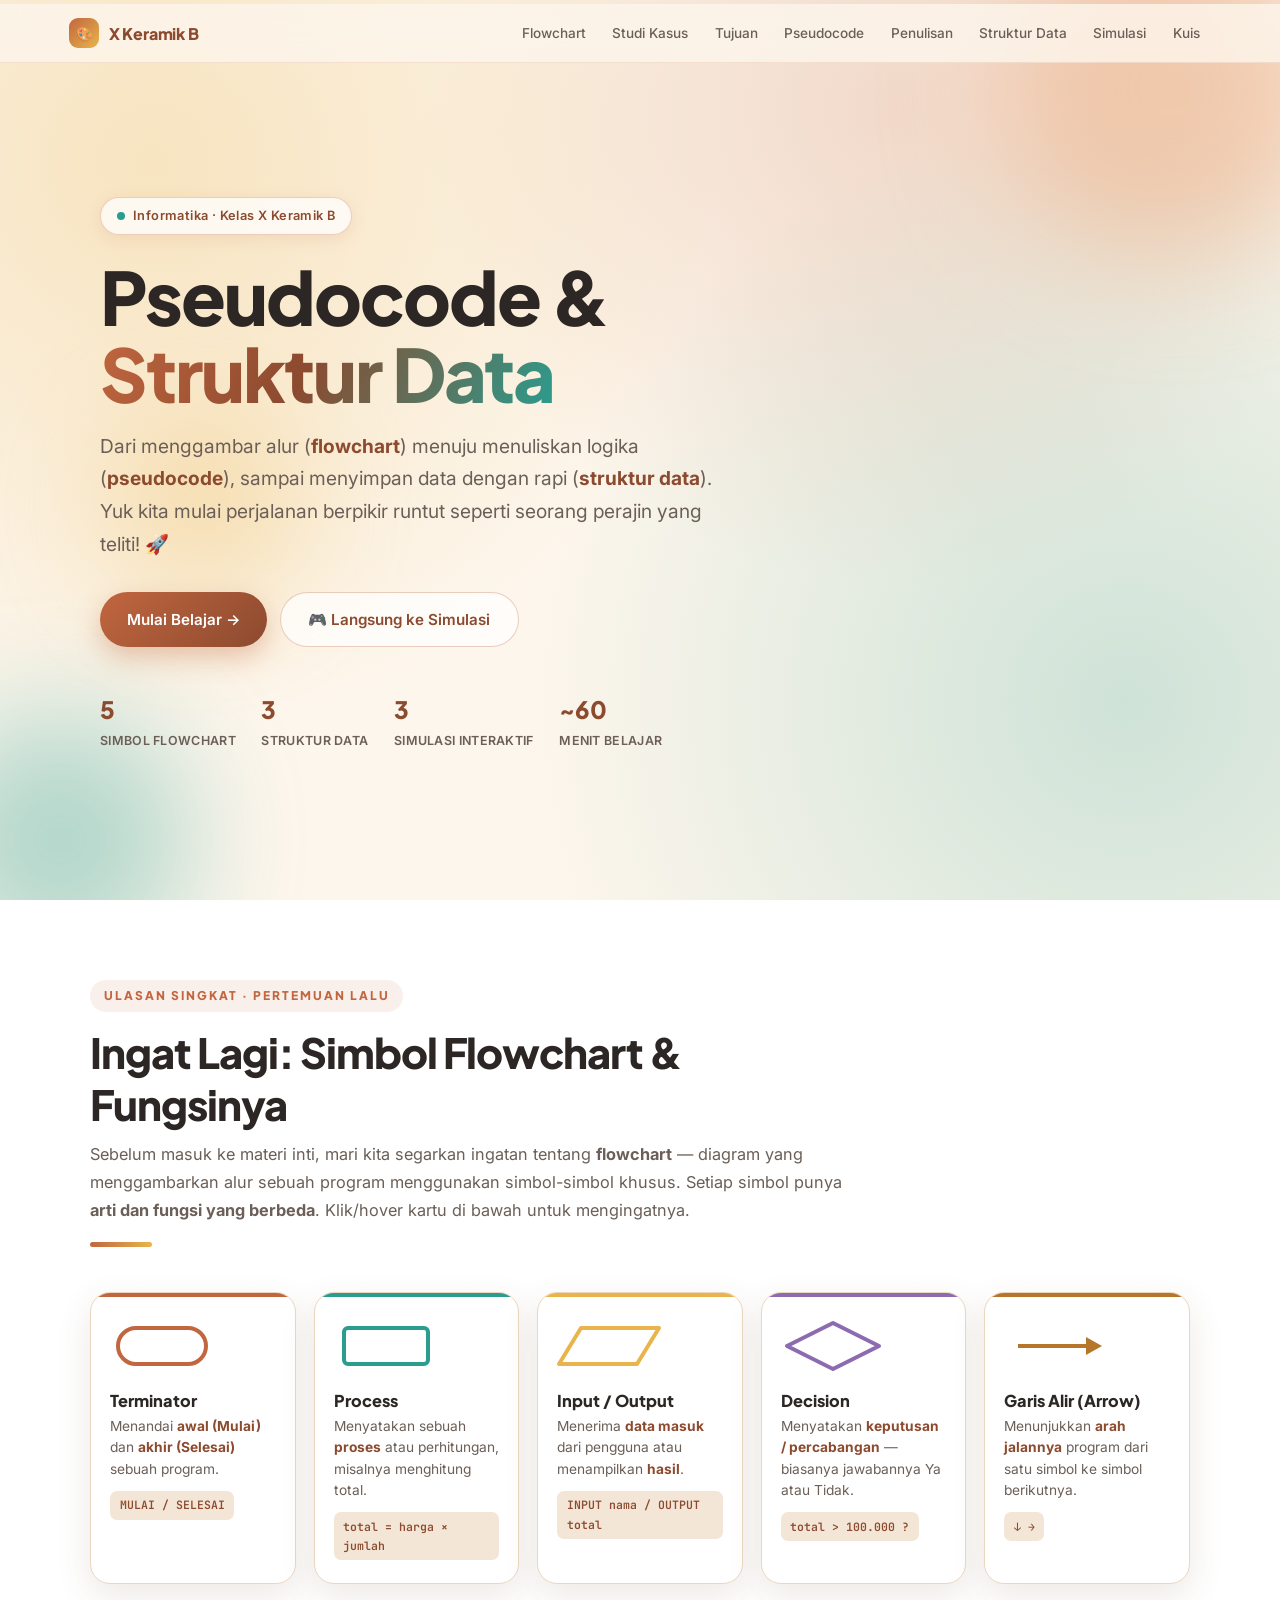
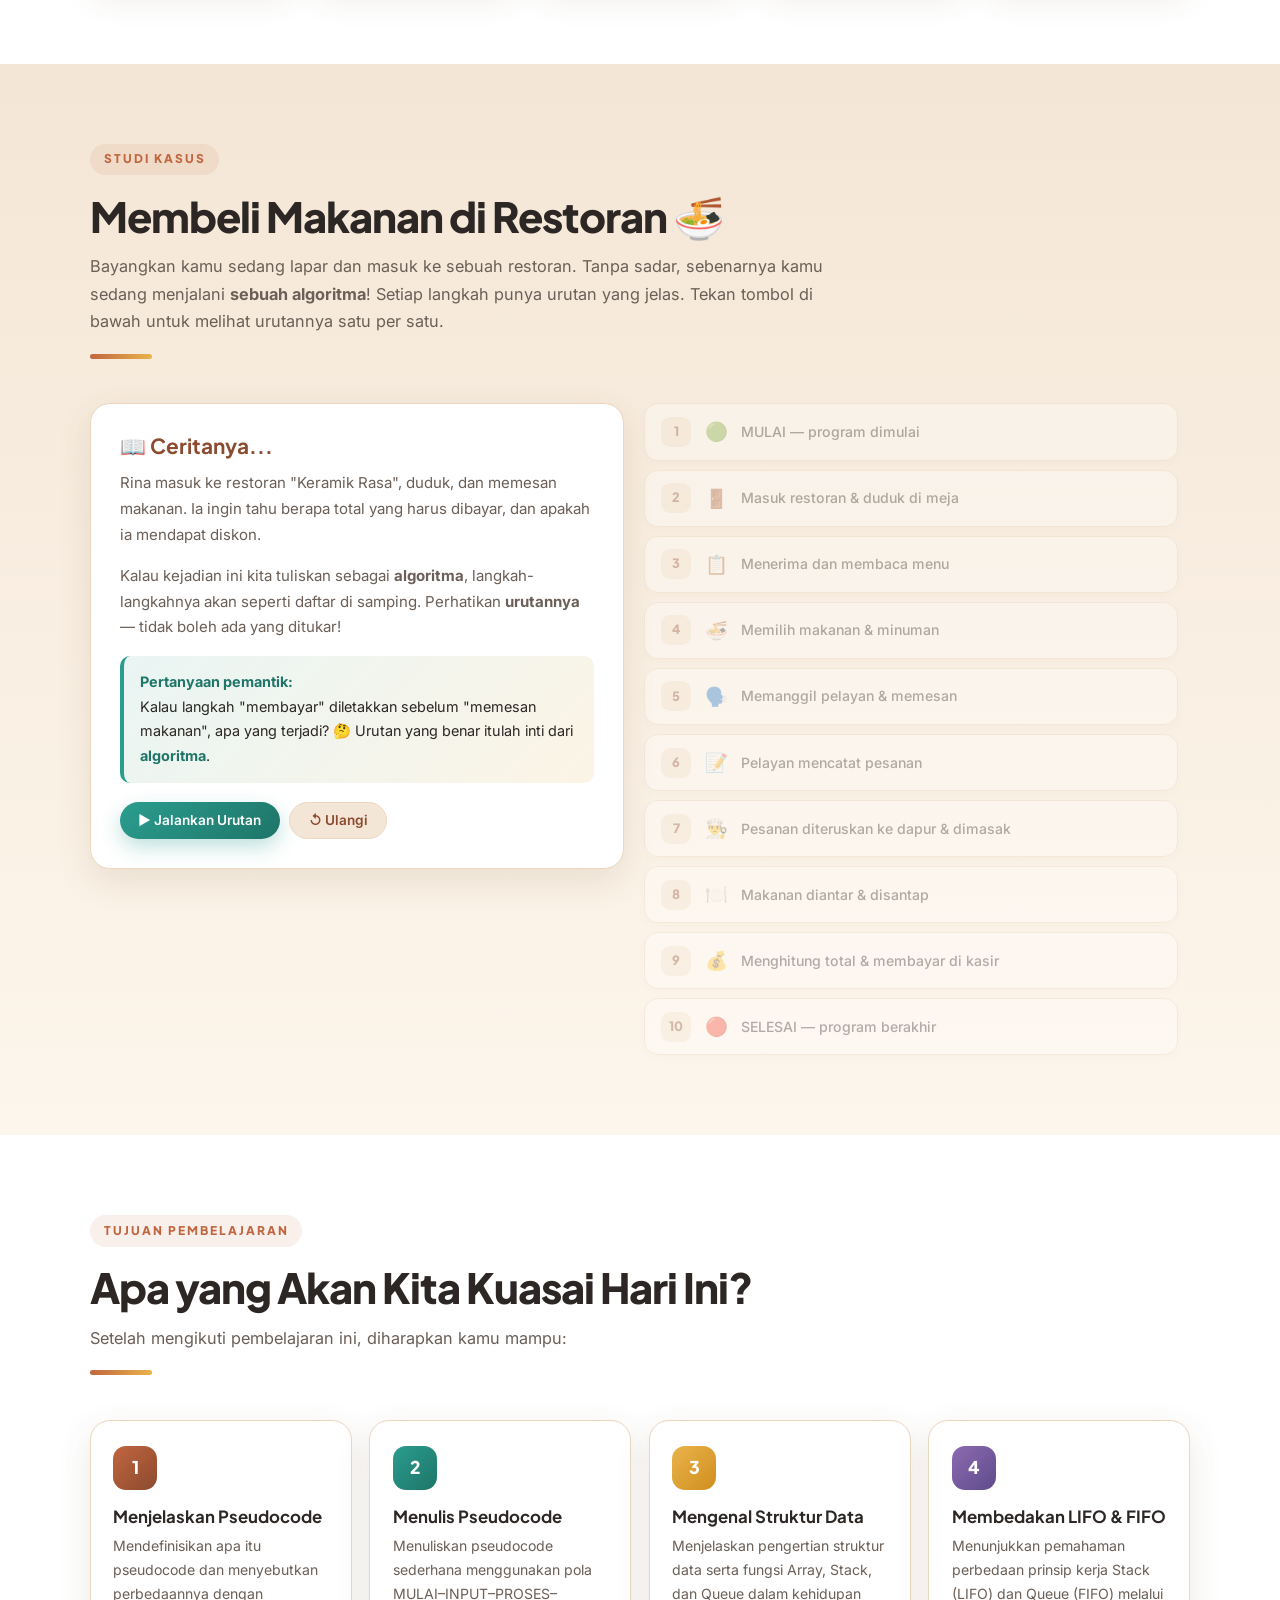
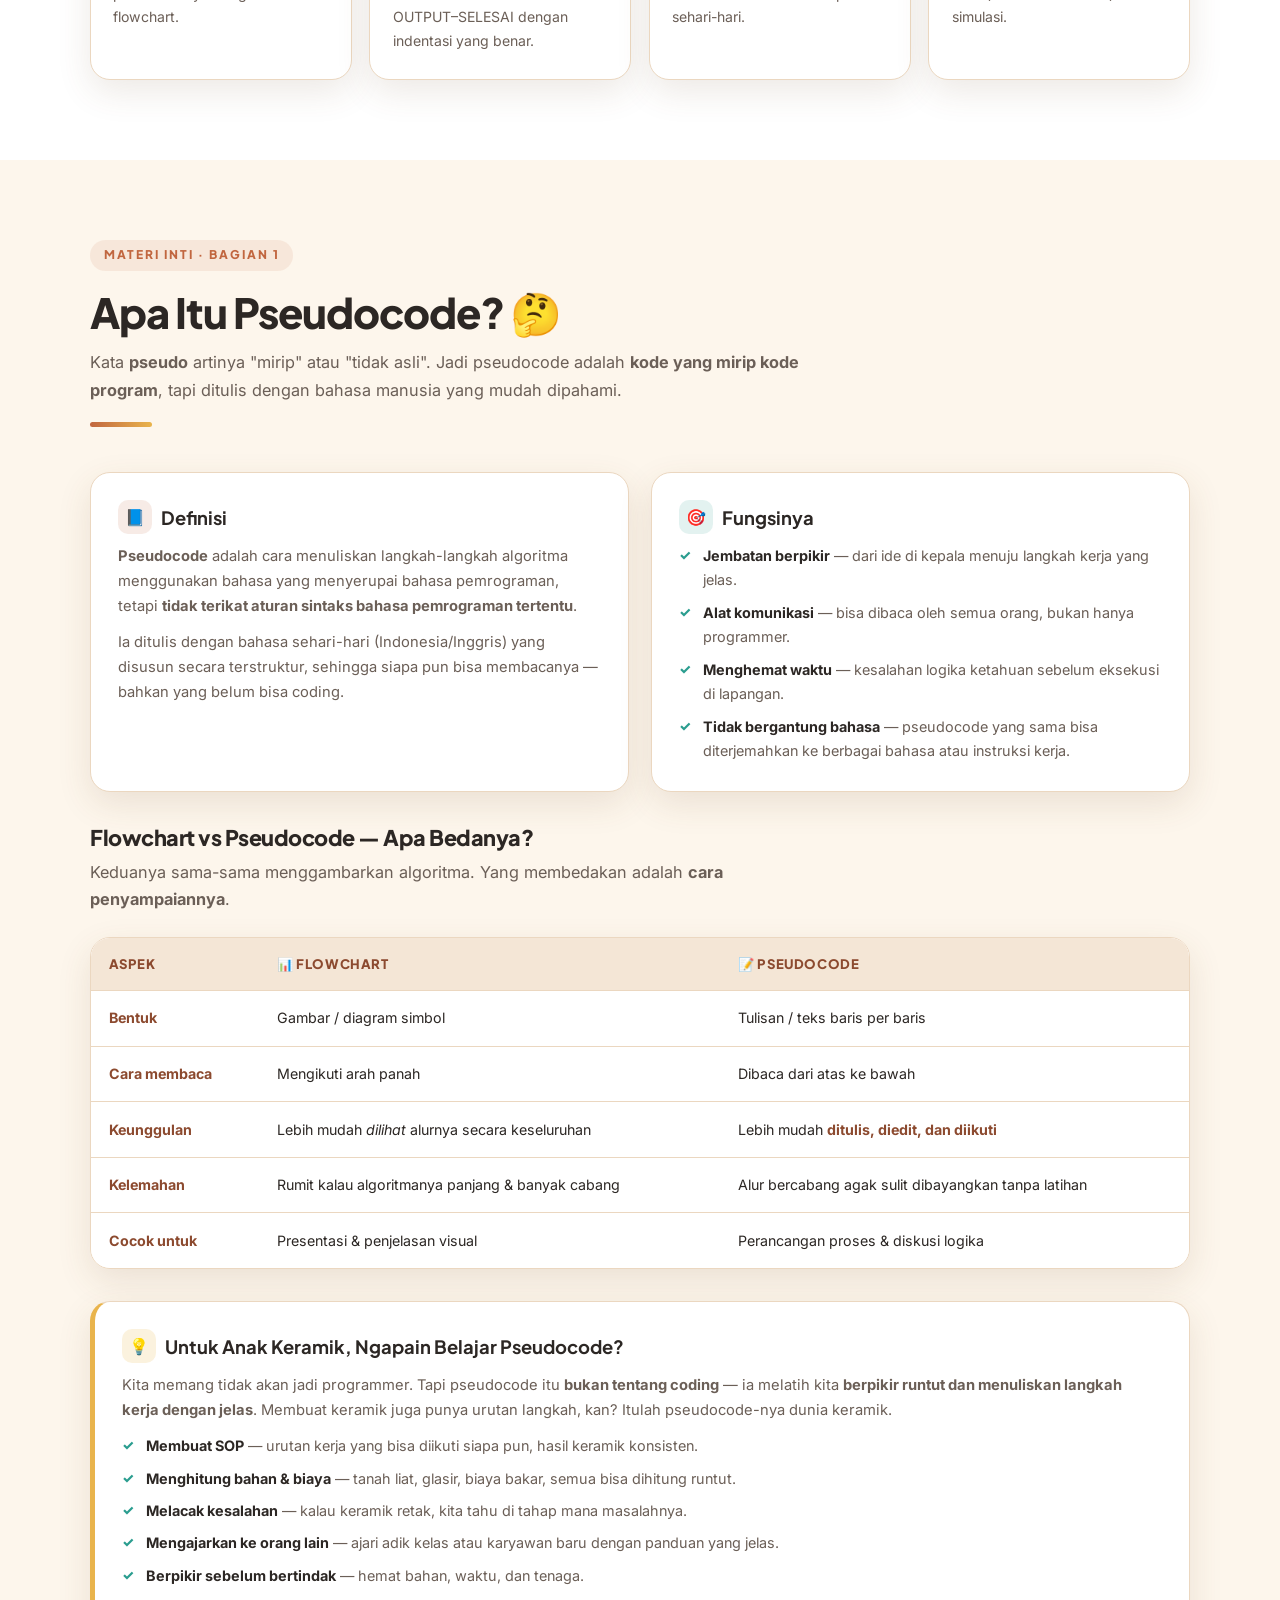
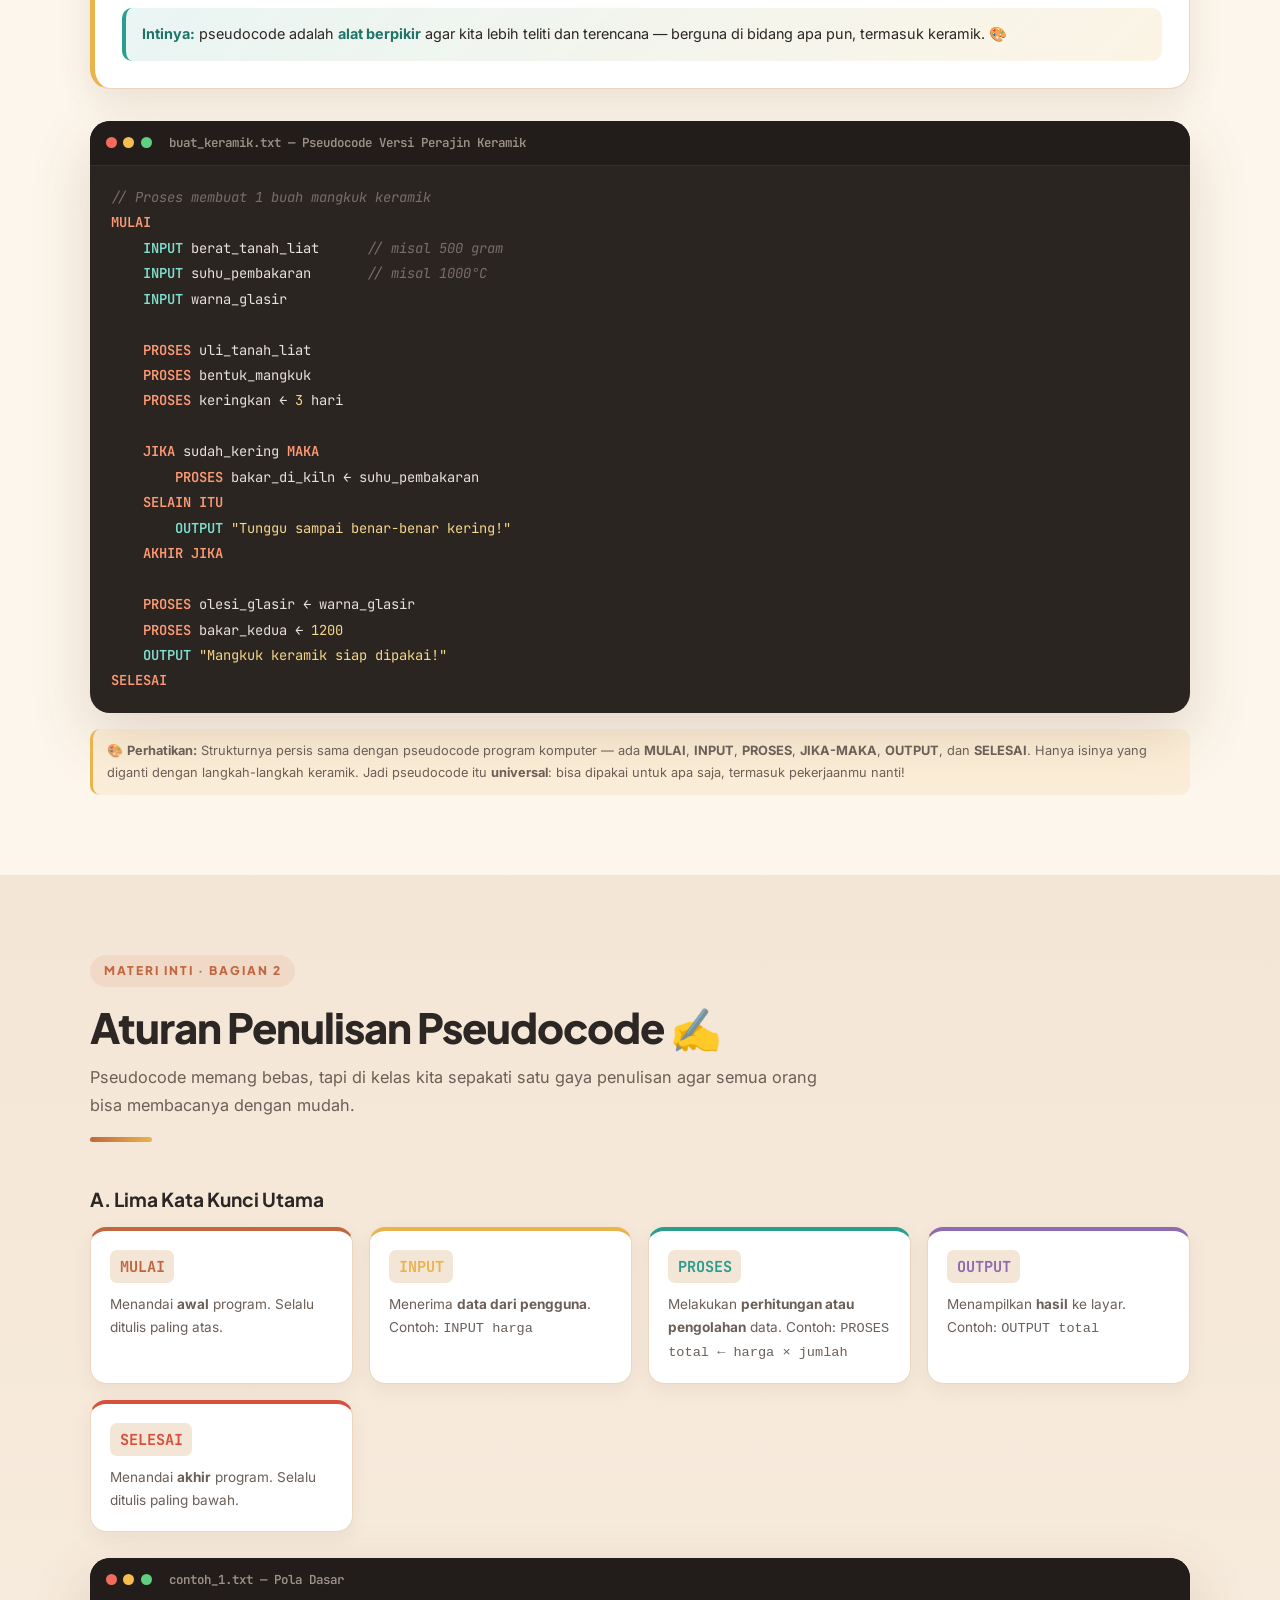
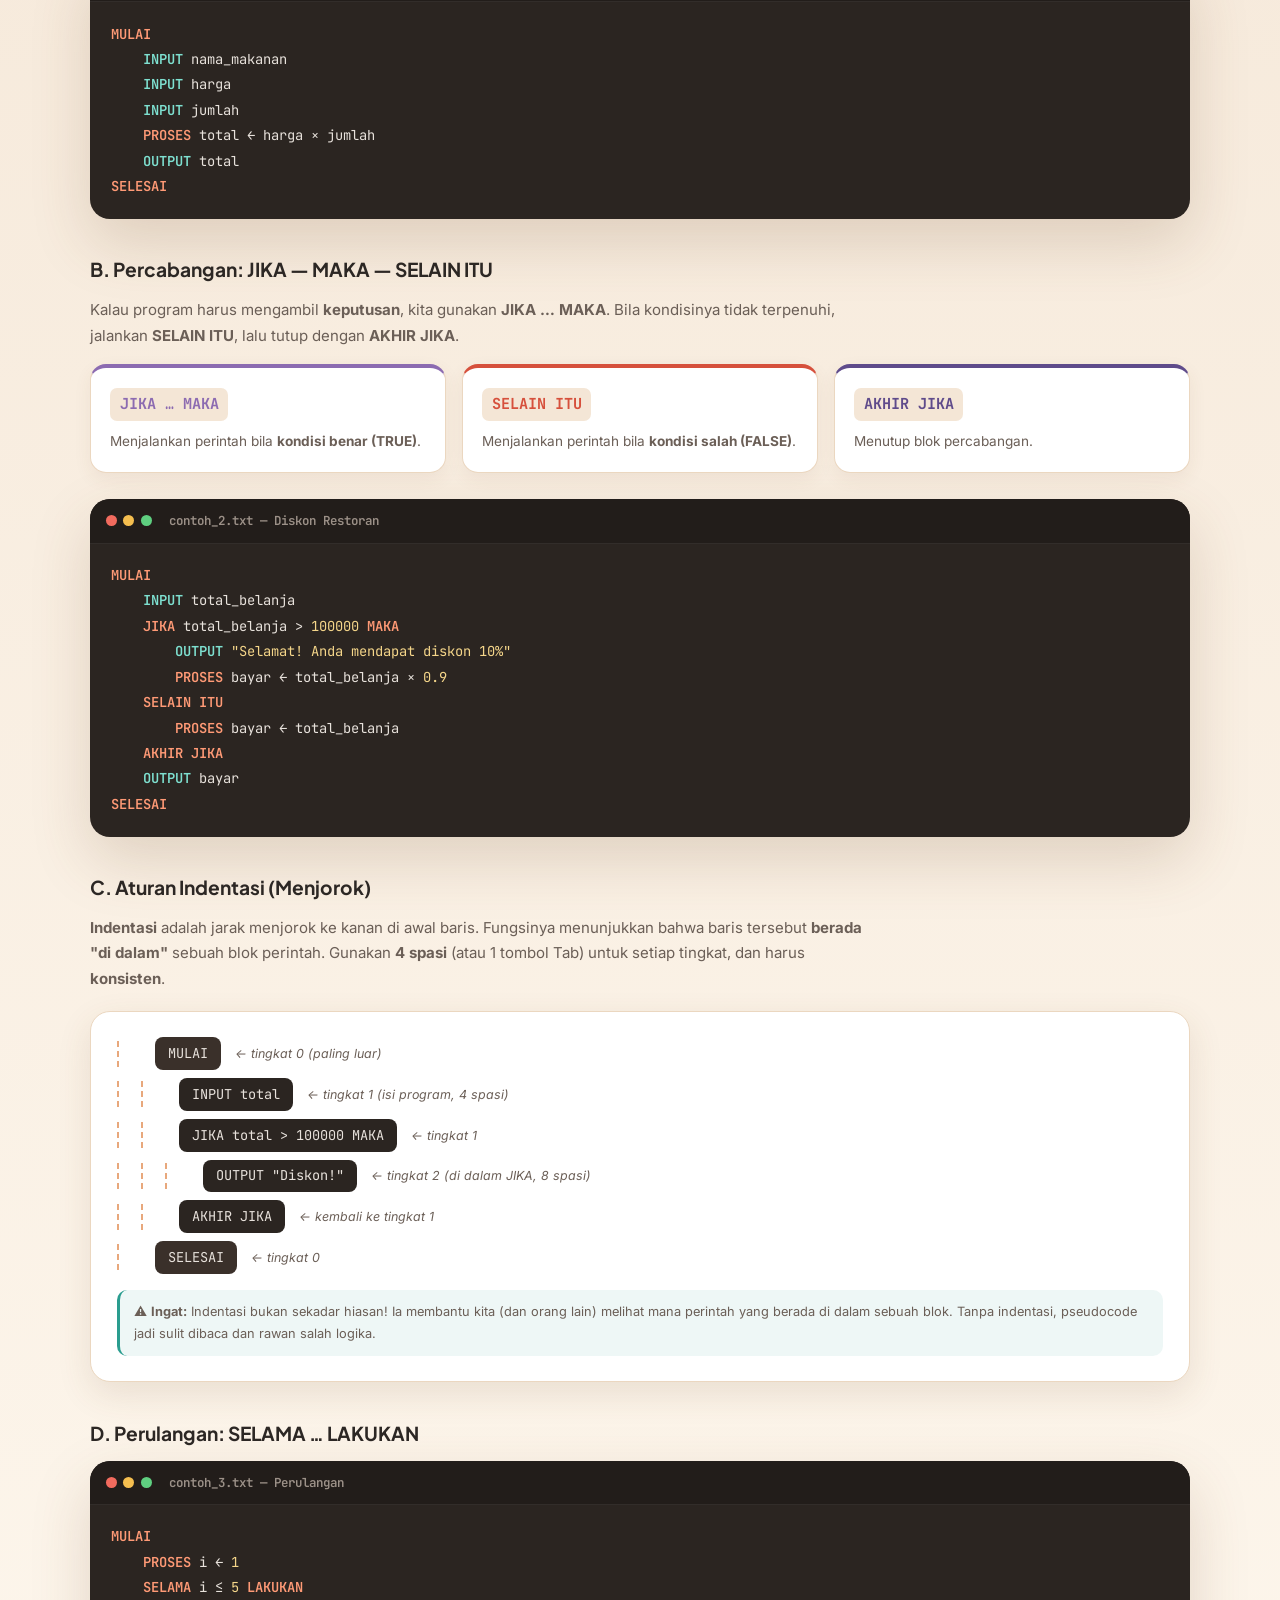
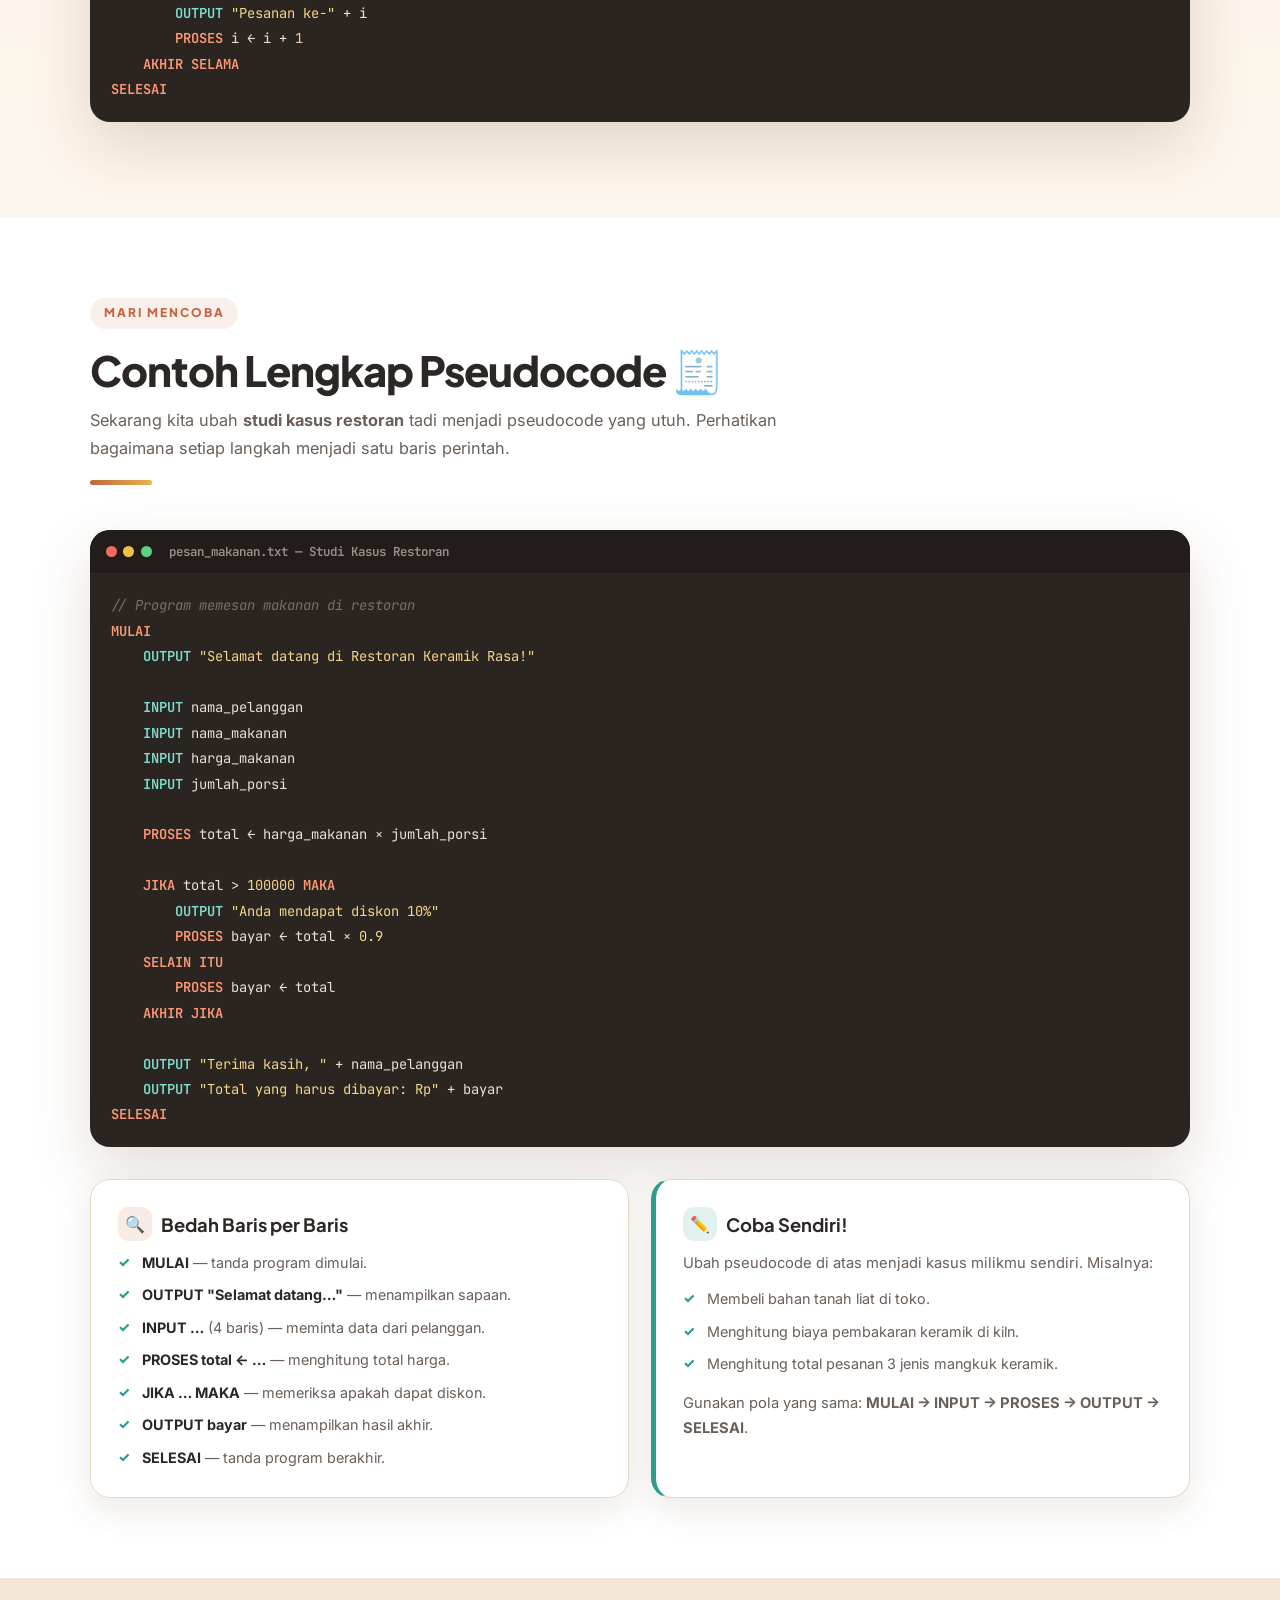
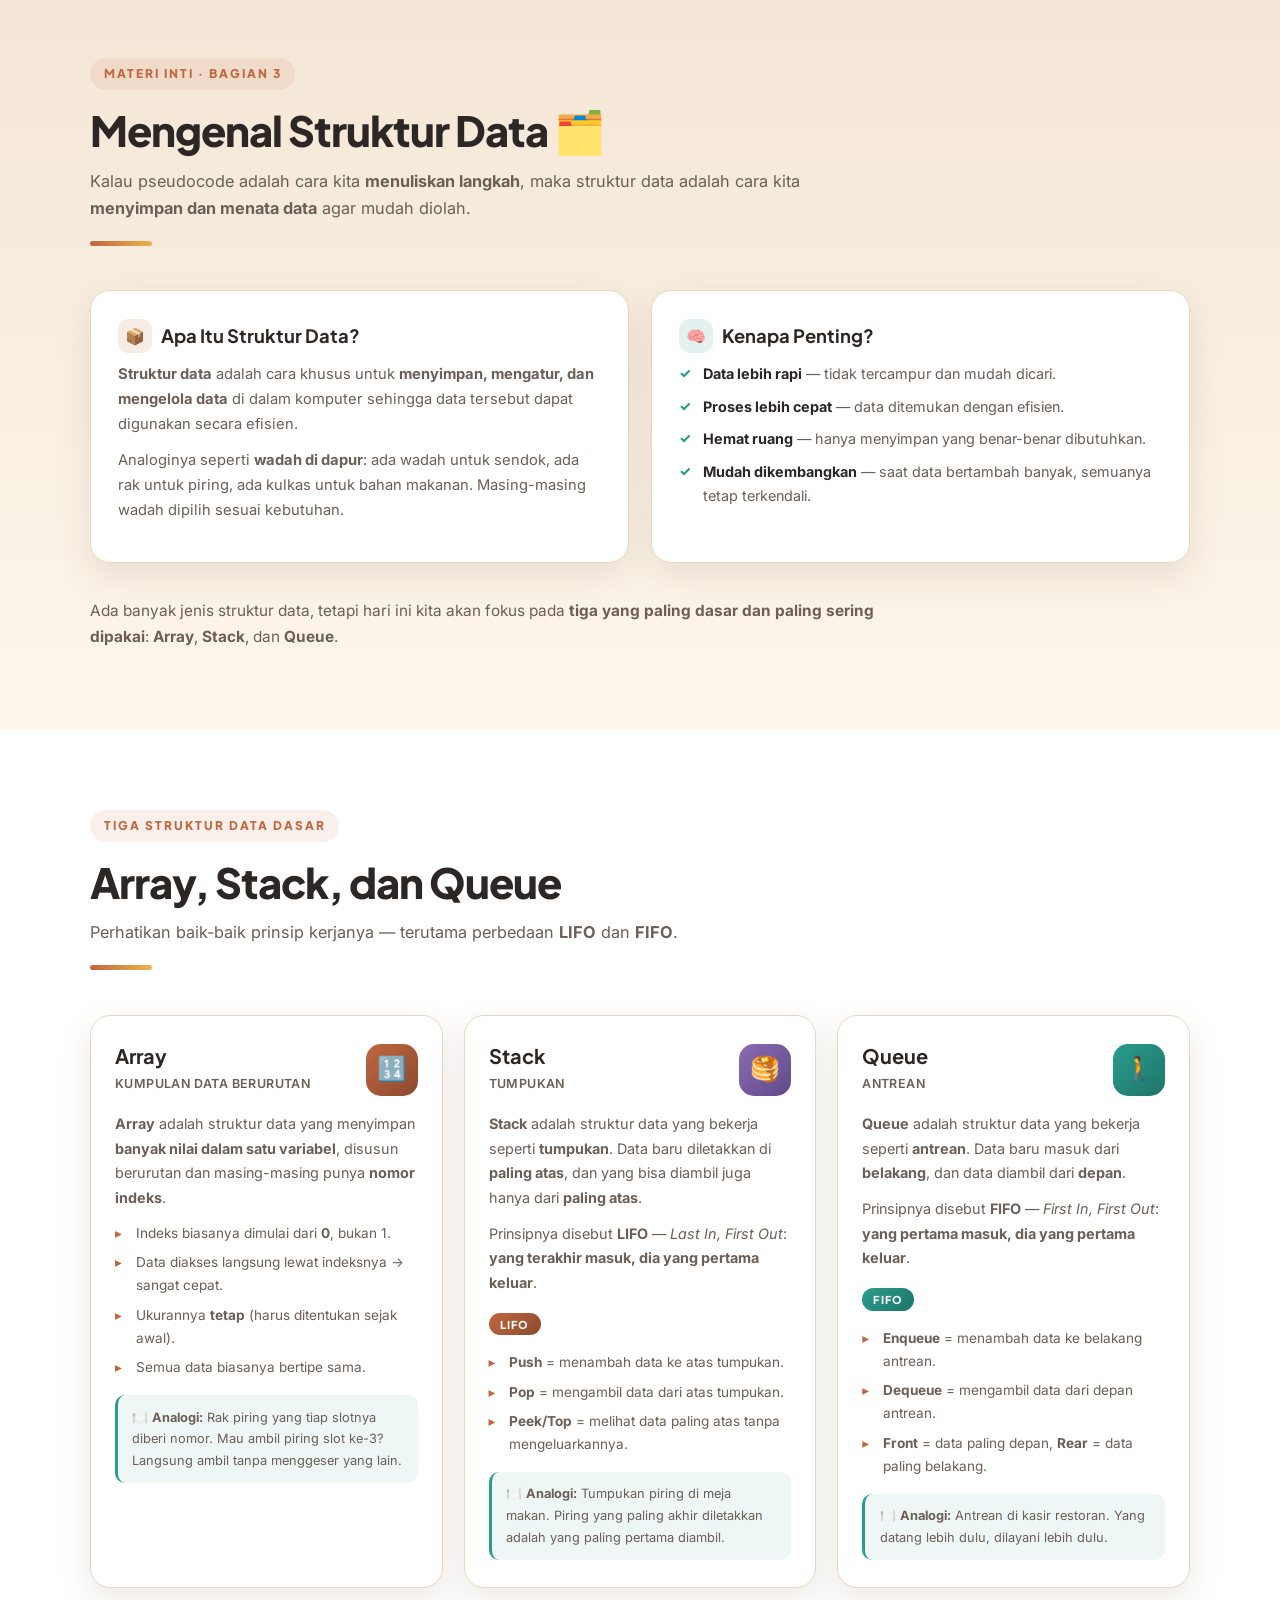
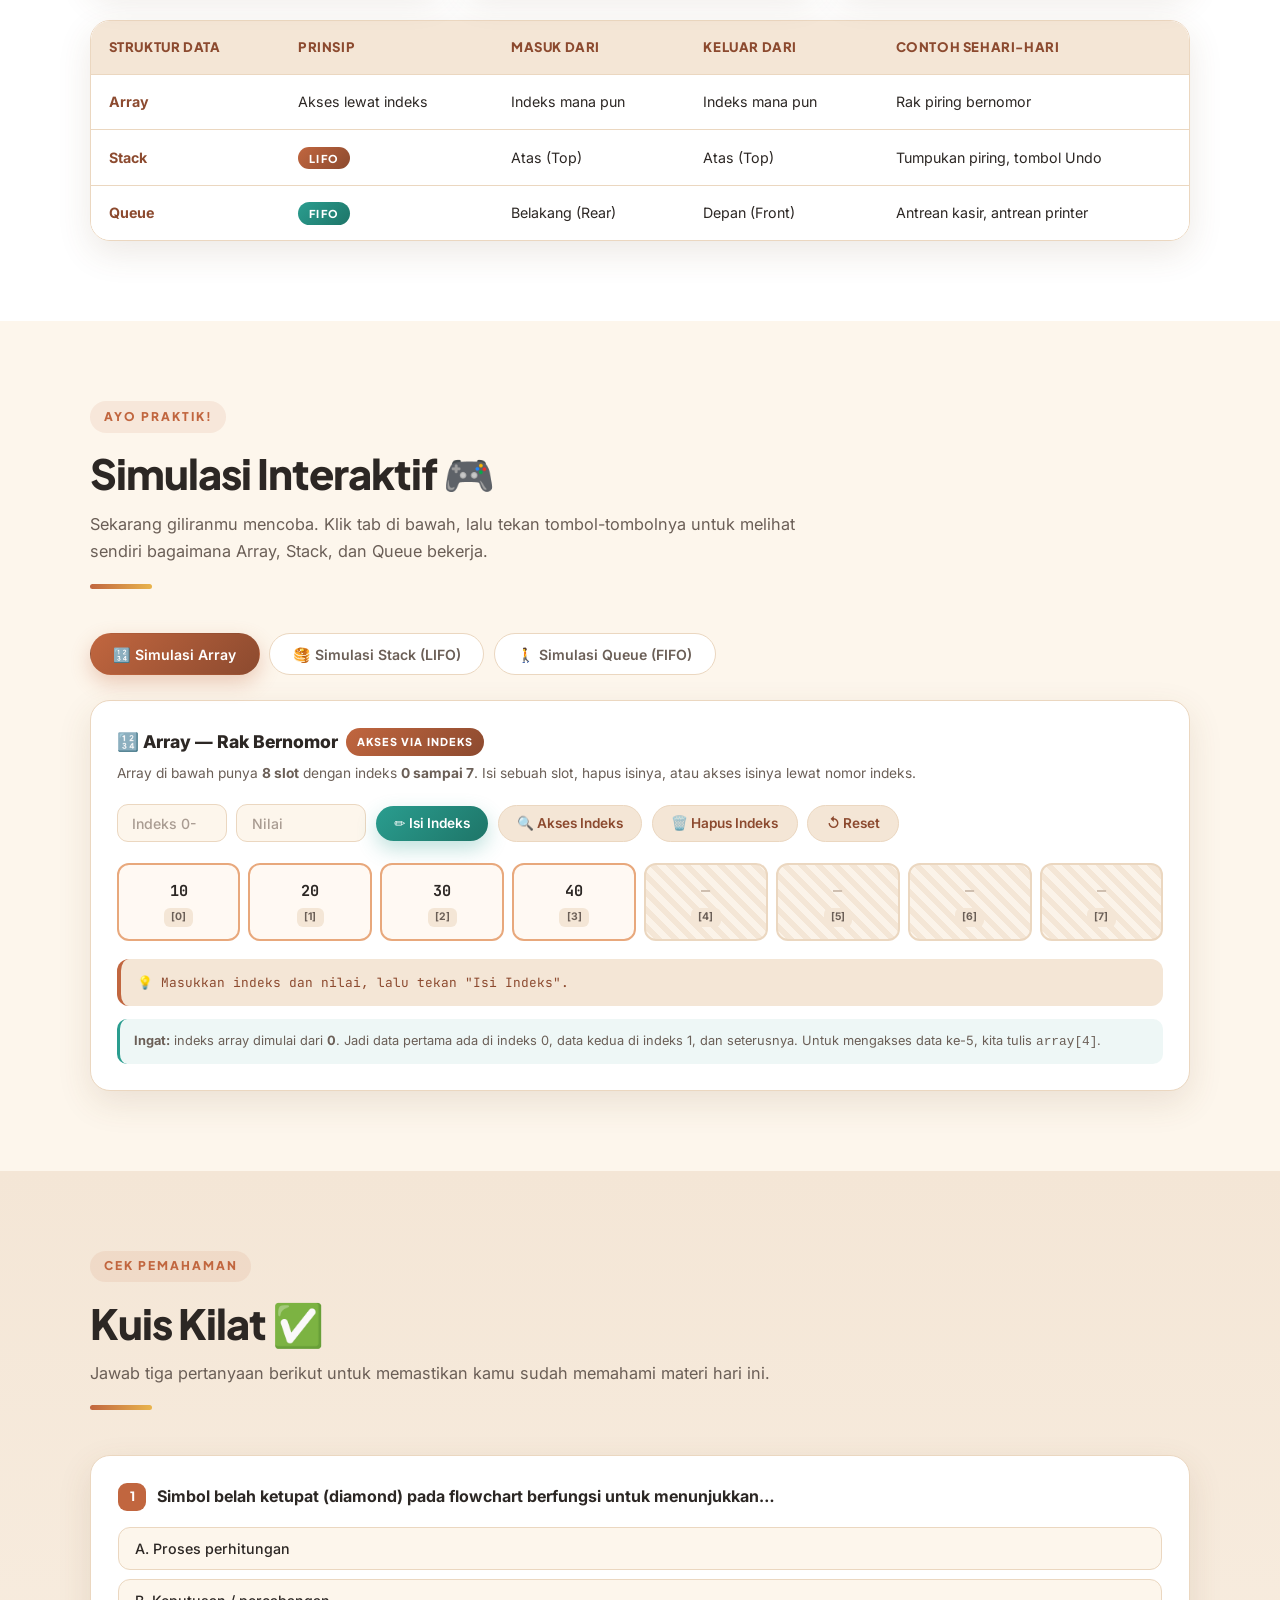
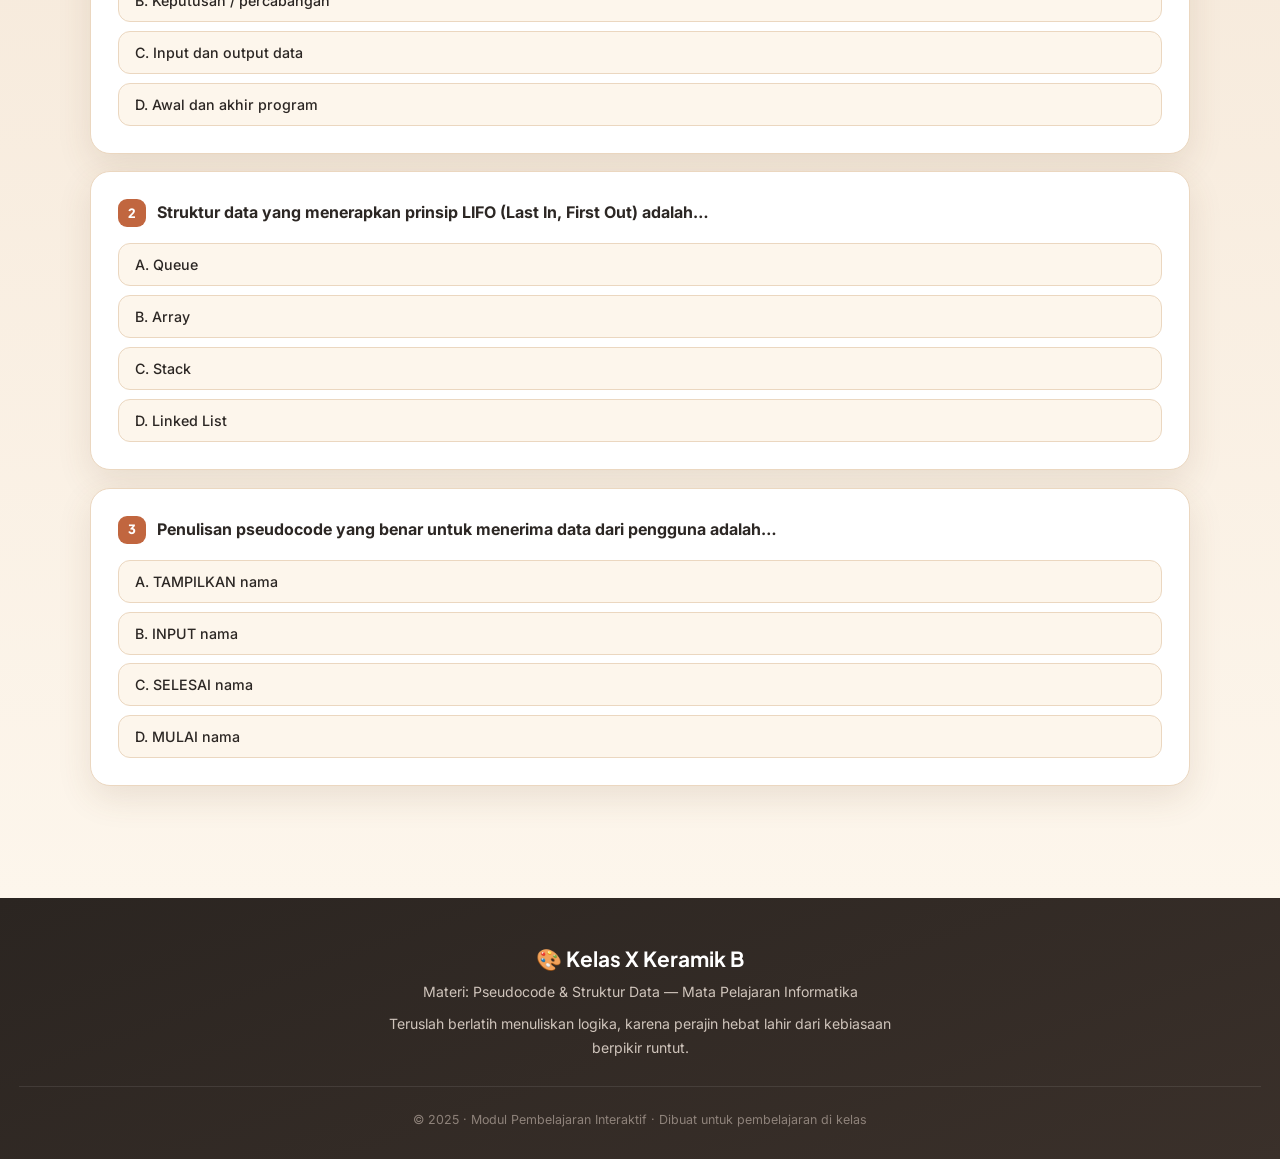
<file: documents/ppl2/eportfolio2/siklus-3/media-pembelajaran.html>
<!DOCTYPE html>
<html lang="id">
<head>
<meta charset="UTF-8" />
<meta name="viewport" content="width=device-width, initial-scale=1.0" />
<title>Pseudocode & Struktur Data — Kelas X Keramik B</title>
<link rel="preconnect" href="https://fonts.googleapis.com">
<link rel="preconnect" href="https://fonts.gstatic.com" crossorigin>
<link href="https://fonts.googleapis.com/css2?family=Plus+Jakarta+Sans:wght@400;600;700;800&family=Inter:wght@400;500;600&family=JetBrains+Mono:wght@400;600&display=swap" rel="stylesheet">
<style>
/* ============ RESET & VARIABEL ============ */
*{margin:0;padding:0;box-sizing:border-box}
:root{
  --clay:#C1663F;
  --clay-dark:#8C4A2F;
  --clay-light:#E8A87C;
  --cream:#FDF6EC;
  --sand:#F4E6D6;
  --sand-deep:#EBD7C0;
  --teal:#2A9D8F;
  --teal-dark:#1E7568;
  --gold:#E9B44C;
  --ink:#2C2724;
  --ink-soft:#6B5F57;
  --white:#fff;
  --radius:20px;
  --radius-sm:12px;
  --shadow:0 12px 34px rgba(110,70,40,.12);
  --shadow-lg:0 24px 60px rgba(110,70,40,.18);
}
html{scroll-behavior:smooth;scroll-padding-top:86px}
body{
  font-family:'Inter',system-ui,sans-serif;
  background:var(--cream);
  color:var(--ink);
  line-height:1.7;
  overflow-x:hidden;
  -webkit-font-smoothing:antialiased;
}
h1,h2,h3,h4,.font-display{font-family:'Plus Jakarta Sans',sans-serif;line-height:1.25}
img,svg{display:block;max-width:100%}
button,input,select{font-family:inherit;font-size:inherit}

/* ============ PROGRESS BAR ============ */
#progress{
  position:fixed;top:0;left:0;height:4px;width:0%;
  background:linear-gradient(90deg,var(--clay),var(--gold),var(--teal));
  z-index:999;transition:width .1s linear;border-radius:0 4px 4px 0;
}

/* ============ NAVBAR ============ */
.nav{
  position:fixed;top:4px;left:0;right:0;z-index:900;
  background:rgba(253,246,236,.82);
  backdrop-filter:blur(14px);-webkit-backdrop-filter:blur(14px);
  border-bottom:1px solid rgba(193,102,63,.14);
  transition:box-shadow .3s;
}
.nav.scrolled{box-shadow:0 6px 24px rgba(110,70,40,.09)}
.nav-inner{
  max-width:1180px;margin:0 auto;padding:.7rem 1.2rem;
  display:flex;align-items:center;justify-content:space-between;gap:1rem;
}
.brand{display:flex;align-items:center;gap:.6rem;font-weight:800;font-family:'Plus Jakarta Sans';color:var(--clay-dark);font-size:1rem;letter-spacing:-.2px}
.brand .dot{
  width:30px;height:30px;border-radius:9px;
  background:linear-gradient(135deg,var(--clay),var(--gold));
  display:grid;place-items:center;color:#fff;font-size:.85rem;flex:none;
}
.nav-links{display:flex;gap:.25rem;align-items:center}
.nav-links a{
  text-decoration:none;color:var(--ink-soft);font-size:.85rem;font-weight:500;
  padding:.4rem .7rem;border-radius:9px;transition:.22s;white-space:nowrap;
}
.nav-links a:hover{background:var(--sand);color:var(--clay-dark)}
.nav-toggle{
  display:none;background:none;border:1.5px solid var(--sand-deep);
  border-radius:10px;padding:.35rem .6rem;cursor:pointer;color:var(--clay-dark);font-size:1.1rem;
}
@media(max-width:900px){
  .nav-toggle{display:block}
  .nav-links{
    position:absolute;top:100%;left:0;right:0;
    flex-direction:column;align-items:stretch;gap:.15rem;
    background:var(--cream);border-bottom:1px solid var(--sand-deep);
    padding:.6rem .9rem 1rem;max-height:0;overflow:hidden;
    transition:max-height .35s ease, padding .3s;box-shadow:var(--shadow);
  }
  .nav-links.open{max-height:520px;padding:.6rem .9rem 1rem}
  .nav-links a{padding:.6rem .8rem;font-size:.95rem}
}

/* ============ HERO ============ */
.hero{
  position:relative;min-height:100vh;display:flex;align-items:center;
  padding:7rem 1.2rem 4rem;overflow:hidden;
  background:
    radial-gradient(circle at 12% 18%, rgba(233,180,76,.28), transparent 42%),
    radial-gradient(circle at 88% 78%, rgba(42,157,143,.22), transparent 45%),
    radial-gradient(circle at 70% 12%, rgba(193,102,63,.20), transparent 40%),
    var(--cream);
}
.hero-blob{
  position:absolute;border-radius:50%;filter:blur(60px);opacity:.5;pointer-events:none;
  animation:float 14s ease-in-out infinite;
}
.blob-1{width:340px;height:340px;background:var(--clay-light);top:-80px;right:-60px}
.blob-2{width:260px;height:260px;background:var(--teal);bottom:-70px;left:-70px;animation-delay:-5s;opacity:.35}
.blob-3{width:200px;height:200px;background:var(--gold);top:45%;left:8%;animation-delay:-9s;opacity:.3}
@keyframes float{
  0%,100%{transform:translate(0,0) scale(1)}
  50%{transform:translate(20px,-30px) scale(1.08)}
}
.hero-inner{max-width:1080px;margin:0 auto;position:relative;z-index:2;width:100%}
.badge{
  display:inline-flex;align-items:center;gap:.5rem;
  background:rgba(255,255,255,.75);border:1.5px solid rgba(193,102,63,.3);
  color:var(--clay-dark);font-weight:600;font-size:.8rem;letter-spacing:.4px;
  padding:.45rem 1rem;border-radius:100px;margin-bottom:1.4rem;
  box-shadow:0 4px 16px rgba(193,102,63,.12);
}
.badge .pulse{
  width:8px;height:8px;border-radius:50%;background:var(--teal);
  animation:pulse 1.8s infinite;
}
@keyframes pulse{
  0%,100%{box-shadow:0 0 0 0 rgba(42,157,143,.6)}
  70%{box-shadow:0 0 0 9px rgba(42,157,143,0)}
}
.hero h1{
  font-size:clamp(2.3rem,7vw,4.6rem);font-weight:800;
  letter-spacing:-2px;line-height:1.05;color:var(--ink);margin-bottom:1.1rem;
}
.hero h1 .grad{
  background:linear-gradient(115deg,var(--clay) 0%,var(--clay-dark) 45%,var(--teal) 100%);
  -webkit-background-clip:text;background-clip:text;color:transparent;
}
.hero-sub{
  font-size:clamp(1rem,2.2vw,1.2rem);color:var(--ink-soft);max-width:640px;margin-bottom:2rem;
}
.hero-sub b{color:var(--clay-dark)}
.hero-actions{display:flex;flex-wrap:wrap;gap:.8rem;margin-bottom:2.6rem}
.btn{
  display:inline-flex;align-items:center;gap:.55rem;
  padding:.85rem 1.7rem;border-radius:100px;font-weight:600;font-size:.95rem;
  text-decoration:none;border:none;cursor:pointer;transition:.25s;
}
.btn-primary{
  background:linear-gradient(135deg,var(--clay),var(--clay-dark));color:#fff;
  box-shadow:0 10px 26px rgba(193,102,63,.35);
}
.btn-primary:hover{transform:translateY(-3px);box-shadow:0 16px 34px rgba(193,102,63,.45)}
.btn-ghost{
  background:rgba(255,255,255,.7);color:var(--clay-dark);
  border:1.5px solid rgba(193,102,63,.32);
}
.btn-ghost:hover{background:#fff;transform:translateY(-3px)}
.hero-stats{display:flex;flex-wrap:wrap;gap:1.6rem}
.stat{display:flex;flex-direction:column}
.stat b{font-family:'Plus Jakarta Sans';font-size:1.5rem;color:var(--clay-dark);font-weight:800}
.stat span{font-size:.78rem;color:var(--ink-soft);letter-spacing:.3px;text-transform:uppercase;font-weight:600}

/* ============ SECTION UMUM ============ */
.section{padding:5rem 1.2rem;position:relative}
.section.alt{background:var(--white)}
.section.tint{background:linear-gradient(180deg,var(--sand) 0%,var(--cream) 100%)}
.container{max-width:1100px;margin:0 auto}
.section-head{margin-bottom:2.8rem;max-width:760px}
.eyebrow{
  display:inline-block;font-family:'Plus Jakarta Sans';font-weight:800;
  font-size:.75rem;letter-spacing:2px;text-transform:uppercase;
  color:var(--clay);background:rgba(193,102,63,.1);
  padding:.35rem .85rem;border-radius:100px;margin-bottom:.9rem;
}
.section-head h2{
  font-size:clamp(1.7rem,4.2vw,2.6rem);font-weight:800;letter-spacing:-1px;margin-bottom:.7rem;
}
.section-head p{color:var(--ink-soft);font-size:1.02rem}
.section-head .line{
  width:62px;height:5px;border-radius:5px;margin-top:1.1rem;
  background:linear-gradient(90deg,var(--clay),var(--gold));
}

/* reveal animation */
.reveal{opacity:0;transform:translateY(28px);transition:opacity .7s cubic-bezier(.2,.7,.3,1),transform .7s cubic-bezier(.2,.7,.3,1)}
.reveal.in{opacity:1;transform:none}

/* ============ FLOWCHART SYMBOLS ============ */
.symbol-grid{
  display:grid;gap:1.1rem;
  grid-template-columns:repeat(auto-fit,minmax(190px,1fr));
}
.symbol-card{
  background:var(--white);border-radius:var(--radius);padding:1.4rem 1.2rem;
  border:1.5px solid var(--sand-deep);box-shadow:var(--shadow);
  transition:.3s;position:relative;overflow:hidden;
}
.symbol-card::before{
  content:'';position:absolute;inset:0 0 auto 0;height:4px;background:var(--c);
}
.symbol-card:hover{transform:translateY(-6px);box-shadow:var(--shadow-lg);border-color:var(--c)}
.symbol-shape{height:62px;color:var(--c);margin-bottom:.9rem;display:flex;align-items:center}
.symbol-shape svg{width:104px;height:62px;fill:none;stroke:currentColor;stroke-width:4;stroke-linejoin:round}
.symbol-card h3{font-size:1.02rem;font-weight:800;margin-bottom:.25rem;color:var(--ink)}
.symbol-card .symbol-func{font-size:.86rem;color:var(--ink-soft);line-height:1.55}
.symbol-card .symbol-func b{color:var(--clay-dark)}
.symbol-card .symbol-ex{
  margin-top:.7rem;font-family:'JetBrains Mono';font-size:.72rem;
  background:var(--sand);color:var(--clay-dark);padding:.28rem .6rem;border-radius:7px;
  display:inline-block;font-weight:600;
}

/* ============ STUDI KASUS ============ */
.case-wrap{
  display:grid;grid-template-columns:1fr 1fr;gap:2rem;align-items:start;
}
@media(max-width:860px){.case-wrap{grid-template-columns:1fr}}
.case-intro{
  background:var(--white);border-radius:var(--radius);padding:1.8rem;
  border:1.5px solid var(--sand-deep);box-shadow:var(--shadow);
}
.case-intro h3{font-size:1.3rem;margin-bottom:.7rem;color:var(--clay-dark)}
.case-intro p{color:var(--ink-soft);font-size:.94rem;margin-bottom:1rem}
.case-question{
  background:linear-gradient(135deg,rgba(42,157,143,.1),rgba(233,180,76,.14));
  border-left:4px solid var(--teal);border-radius:10px;padding:.9rem 1rem;
  font-size:.9rem;color:var(--ink);
}
.case-question b{color:var(--teal-dark)}
.case-controls{display:flex;gap:.6rem;flex-wrap:wrap;margin-top:1.2rem}
.btn-sm{padding:.6rem 1.15rem;font-size:.85rem;border-radius:100px;font-weight:600;cursor:pointer;border:none;transition:.22s}
.btn-run{background:linear-gradient(135deg,var(--teal),var(--teal-dark));color:#fff;box-shadow:0 8px 20px rgba(42,157,143,.3)}
.btn-run:hover{transform:translateY(-2px);box-shadow:0 12px 26px rgba(42,157,143,.42)}
.btn-reset{background:var(--sand);color:var(--clay-dark);border:1.5px solid var(--sand-deep)}
.btn-reset:hover{background:var(--sand-deep)}

.flow-list{display:flex;flex-direction:column;gap:.55rem}
.flow-step{
  display:flex;align-items:center;gap:.85rem;
  background:var(--white);border:1.5px solid var(--sand-deep);
  border-radius:14px;padding:.75rem 1rem;
  opacity:.35;transform:translateX(-12px);transition:.4s;
  box-shadow:0 3px 10px rgba(110,70,40,.06);
}
.flow-step.active{opacity:1;transform:none;border-color:var(--teal);box-shadow:0 8px 22px rgba(42,157,143,.18)}
.flow-step.done{opacity:1;transform:none;border-color:var(--sand-deep);background:#fffdf9}
.flow-num{
  width:30px;height:30px;flex:none;border-radius:9px;display:grid;place-items:center;
  background:var(--sand);color:var(--clay-dark);font-weight:800;font-size:.8rem;
  font-family:'Plus Jakarta Sans';transition:.3s;
}
.flow-step.active .flow-num{background:var(--teal);color:#fff;transform:scale(1.12)}
.flow-step.done .flow-num{background:var(--clay);color:#fff}
.flow-icon{font-size:1.15rem;flex:none}
.flow-text{font-size:.88rem;font-weight:500;color:var(--ink)}

/* ============ TUJUAN ============ */
.goal-grid{display:grid;gap:1.1rem;grid-template-columns:repeat(auto-fit,minmax(240px,1fr))}
.goal-card{
  background:var(--white);border-radius:var(--radius);padding:1.6rem 1.4rem;
  border:1.5px solid var(--sand-deep);box-shadow:var(--shadow);transition:.3s;
  position:relative;
}
.goal-card:hover{transform:translateY(-6px);box-shadow:var(--shadow-lg)}
.goal-num{
  width:44px;height:44px;border-radius:13px;display:grid;place-items:center;
  font-family:'Plus Jakarta Sans';font-weight:800;font-size:1.1rem;color:#fff;
  margin-bottom:1rem;
}
.goal-card:nth-child(1) .goal-num{background:linear-gradient(135deg,var(--clay),var(--clay-dark))}
.goal-card:nth-child(2) .goal-num{background:linear-gradient(135deg,var(--teal),var(--teal-dark))}
.goal-card:nth-child(3) .goal-num{background:linear-gradient(135deg,var(--gold),#D08E1E)}
.goal-card:nth-child(4) .goal-num{background:linear-gradient(135deg,#8C6BB1,#5F4B8B)}
.goal-card h3{font-size:1.05rem;margin-bottom:.4rem}
.goal-card p{font-size:.88rem;color:var(--ink-soft)}

/* ============ KODE ============ */
.code-block{
  background:#2B2521;border-radius:var(--radius);overflow:hidden;
  box-shadow:var(--shadow-lg);margin:1rem 0;
}
.code-head{
  display:flex;align-items:center;gap:.5rem;padding:.7rem 1rem;
  background:#221D1A;border-bottom:1px solid rgba(255,255,255,.07);
}
.code-dots{display:flex;gap:.4rem}
.code-dots i{width:11px;height:11px;border-radius:50%;display:block}
.code-dots i:nth-child(1){background:#F26B5E}
.code-dots i:nth-child(2){background:#F5BE4F}
.code-dots i:nth-child(3){background:#5FCF80}
.code-title{margin-left:.6rem;font-size:.78rem;color:#9C9188;font-family:'JetBrains Mono';font-weight:600}
pre{
  padding:1.2rem 1.3rem;overflow-x:auto;
  font-family:'JetBrains Mono',monospace;font-size:.86rem;line-height:1.85;
  color:#E8E2DC;
}
pre::-webkit-scrollbar{height:8px}
pre::-webkit-scrollbar-thumb{background:#4a3f38;border-radius:8px}
.kw{color:#FF9A76;font-weight:600}
.io{color:#7EE0D0;font-weight:600}
.str{color:#F5D68A}
.var{color:#B9A8F5}
.cm{color:#7A6E66;font-style:italic}
.op{color:#E8E2DC}

/* ============ BLOK PENJELASAN ============ */
.explain-grid{display:grid;grid-template-columns:1fr 1fr;gap:1.4rem}
@media(max-width:820px){.explain-grid{grid-template-columns:1fr}}
.info-card{
  background:var(--white);border-radius:var(--radius);padding:1.7rem;
  border:1.5px solid var(--sand-deep);box-shadow:var(--shadow);
}
.info-card h3{font-size:1.15rem;margin-bottom:.6rem;display:flex;align-items:center;gap:.55rem}
.info-card h3 .ico{
  width:34px;height:34px;border-radius:10px;display:grid;place-items:center;font-size:1rem;flex:none;
}
.info-card p{font-size:.92rem;color:var(--ink-soft);margin-bottom:.7rem}
.info-card ul{list-style:none;display:flex;flex-direction:column;gap:.5rem;margin-top:.6rem}
.info-card li{font-size:.9rem;color:var(--ink-soft);padding-left:1.5rem;position:relative}
.info-card li::before{
  content:'✓';position:absolute;left:0;top:0;color:var(--teal);font-weight:800;font-size:.85rem;
}
.info-card li b{color:var(--ink)}

/* tabel perbandingan */
.table-wrap{overflow-x:auto;border-radius:var(--radius);box-shadow:var(--shadow);border:1.5px solid var(--sand-deep)}
table{width:100%;border-collapse:collapse;background:var(--white);min-width:520px}
th,td{padding:.95rem 1.1rem;text-align:left;font-size:.89rem;border-bottom:1px solid var(--sand-deep)}
th{background:var(--sand);font-family:'Plus Jakarta Sans';font-weight:800;color:var(--clay-dark);font-size:.82rem;text-transform:uppercase;letter-spacing:.6px}
tbody tr:last-child td{border-bottom:none}
tbody tr:hover{background:#FFFBF6}
td b{color:var(--clay-dark)}

/* ============ SINTAKS PSEUDOCODE ============ */
.syntax-grid{display:grid;grid-template-columns:repeat(auto-fit,minmax(210px,1fr));gap:1rem;margin-bottom:1.6rem}
.syntax-card{
  background:var(--white);border-radius:16px;padding:1.2rem;
  border:1.5px solid var(--sand-deep);box-shadow:0 6px 18px rgba(110,70,40,.07);
  transition:.28s;border-top:4px solid var(--c);
}
.syntax-card:hover{transform:translateY(-5px);box-shadow:var(--shadow-lg)}
.syntax-card .cmd{
  font-family:'JetBrains Mono';font-weight:700;font-size:.95rem;color:var(--c);
  background:var(--sand);display:inline-block;padding:.22rem .6rem;border-radius:7px;margin-bottom:.6rem;
}
.syntax-card p{font-size:.85rem;color:var(--ink-soft)}

/* indentasi visual */
.indent-demo{
  background:var(--white);border-radius:var(--radius);padding:1.6rem;
  border:1.5px solid var(--sand-deep);box-shadow:var(--shadow);
}
.indent-row{
  display:flex;align-items:center;gap:.9rem;margin-bottom:.5rem;
  font-family:'JetBrains Mono';font-size:.85rem;
}
.indent-guides{display:flex;gap:0;flex:none}
.indent-guides span{
  width:24px;height:26px;border-left:2px dashed var(--clay-light);display:block;
}
.indent-code{background:#2B2521;color:#E8E2DC;padding:.3rem .8rem;border-radius:8px}
.indent-note{font-family:'Inter';font-size:.78rem;color:var(--ink-soft);font-style:italic}

/* ============ STRUKTUR DATA ============ */
.ds-grid{display:grid;gap:1.3rem;grid-template-columns:repeat(auto-fit,minmax(280px,1fr))}
.ds-card{
  background:var(--white);border-radius:var(--radius);padding:1.7rem 1.5rem;
  border:1.5px solid var(--sand-deep);box-shadow:var(--shadow);transition:.3s;
  position:relative;overflow:hidden;
}
.ds-card:hover{transform:translateY(-7px);box-shadow:var(--shadow-lg)}
.ds-card .ds-head{display:flex;align-items:center;justify-content:space-between;margin-bottom:1rem;gap:.6rem}
.ds-card .ds-icon{
  width:52px;height:52px;border-radius:15px;display:grid;place-items:center;font-size:1.5rem;flex:none;
}
.ds-card h3{font-size:1.25rem;margin-bottom:.1rem}
.ds-card .ds-sub{font-size:.78rem;color:var(--ink-soft);font-weight:600;letter-spacing:.4px;text-transform:uppercase}
.ds-card p{font-size:.9rem;color:var(--ink-soft);margin:.7rem 0}
.ds-card ul{list-style:none;display:flex;flex-direction:column;gap:.4rem;margin-top:.5rem}
.ds-card li{font-size:.85rem;color:var(--ink-soft);padding-left:1.3rem;position:relative}
.ds-card li::before{content:'▸';position:absolute;left:0;color:var(--clay);font-weight:800}
.badge-fifo,.badge-lifo{
  font-family:'Plus Jakarta Sans';font-weight:800;font-size:.68rem;letter-spacing:1.2px;
  padding:.3rem .7rem;border-radius:100px;color:#fff;white-space:nowrap;
}
.badge-lifo{background:linear-gradient(135deg,var(--clay),var(--clay-dark))}
.badge-fifo{background:linear-gradient(135deg,var(--teal),var(--teal-dark))}

/* ============ SIMULASI ============ */
.sim-tabs{display:flex;gap:.6rem;flex-wrap:wrap;margin-bottom:1.6rem}
.sim-tab{
  padding:.7rem 1.4rem;border-radius:100px;border:1.5px solid var(--sand-deep);
  background:var(--white);color:var(--ink-soft);font-weight:600;font-size:.88rem;
  cursor:pointer;transition:.25s;display:flex;align-items:center;gap:.45rem;
}
.sim-tab:hover{border-color:var(--clay-light);color:var(--clay-dark)}
.sim-tab.active{background:linear-gradient(135deg,var(--clay),var(--clay-dark));color:#fff;border-color:transparent;box-shadow:0 8px 20px rgba(193,102,63,.3)}
.sim-panel{display:none;animation:fadeUp .45s ease}
.sim-panel.active{display:block}
@keyframes fadeUp{from{opacity:0;transform:translateY(14px)}to{opacity:1;transform:none}}

.sim-box{
  background:var(--white);border-radius:var(--radius);padding:1.6rem;
  border:1.5px solid var(--sand-deep);box-shadow:var(--shadow);
}
.sim-title{font-size:1.1rem;font-weight:800;margin-bottom:.3rem;display:flex;align-items:center;gap:.5rem;flex-wrap:wrap}
.sim-desc{font-size:.86rem;color:var(--ink-soft);margin-bottom:1.2rem}

.ctrl-row{display:flex;flex-wrap:wrap;gap:.6rem;align-items:center;margin-bottom:1.3rem}
.ctrl-input{
  padding:.6rem .9rem;border-radius:11px;border:1.5px solid var(--sand-deep);
  background:var(--cream);color:var(--ink);font-size:.88rem;font-weight:600;
  outline:none;transition:.2s;width:110px;
}
.ctrl-input:focus{border-color:var(--clay);background:#fff;box-shadow:0 0 0 3px rgba(193,102,63,.13)}
.ctrl-input::placeholder{color:#A99C92;font-weight:500}

/* array */
.array-grid{
  display:grid;grid-template-columns:repeat(8,minmax(0,1fr));gap:.5rem;margin-bottom:.9rem;
}
@media(max-width:640px){.array-grid{grid-template-columns:repeat(4,minmax(0,1fr))}}
.arr-cell{
  border-radius:12px;border:2px solid var(--sand-deep);background:var(--cream);
  display:flex;flex-direction:column;align-items:center;justify-content:center;
  padding:.7rem .2rem;min-height:78px;transition:.3s;position:relative;
}
.arr-cell .arr-val{font-family:'JetBrains Mono';font-weight:700;font-size:.95rem;color:var(--ink)}
.arr-cell .arr-idx{
  font-size:.65rem;color:var(--ink-soft);font-weight:700;margin-top:.25rem;
  background:var(--sand);padding:.05rem .45rem;border-radius:6px;
}
.arr-cell.empty{background:repeating-linear-gradient(45deg,#FBF3E9,#FBF3E9 6px,#F4E6D6 6px,#F4E6D6 12px)}
.arr-cell.empty .arr-val{color:#C9B8A8}
.arr-cell.hl{
  border-color:var(--teal);background:rgba(42,157,143,.13);
  transform:translateY(-6px) scale(1.05);box-shadow:0 10px 22px rgba(42,157,143,.28);
}
.arr-cell.hl .arr-val{color:var(--teal-dark)}
.arr-cell.filled{border-color:var(--clay-light);background:#FFF9F3}

/* stack */
.stack-holder{display:flex;flex-direction:column;align-items:center;gap:.45rem;min-height:250px;justify-content:flex-end;padding:.7rem 0}
.stack-block{
  width:min(260px,100%);padding:.75rem 1rem;border-radius:12px;
  background:linear-gradient(135deg,#FFF4EA,#FBE7D6);
  border:2px solid var(--clay-light);color:var(--clay-dark);
  font-family:'JetBrains Mono';font-weight:700;font-size:.95rem;
  display:flex;align-items:center;justify-content:space-between;gap:.6rem;
  animation:popIn .35s cubic-bezier(.2,1.4,.5,1);
}
.stack-block.top{border-color:var(--clay);background:linear-gradient(135deg,var(--clay),var(--clay-dark));color:#fff;box-shadow:0 10px 24px rgba(193,102,63,.35)}
.tag{font-style:normal;font-size:.62rem;letter-spacing:1.2px;font-weight:800;background:rgba(255,255,255,.25);padding:.15rem .5rem;border-radius:100px}
@keyframes popIn{from{opacity:0;transform:translateY(-14px) scale(.92)}to{opacity:1;transform:none}}
.stack-base{width:min(280px,100%);height:6px;border-radius:6px;background:var(--sand-deep);margin-top:.4rem}
.stack-empty{color:#B5A79B;font-size:.86rem;font-style:italic;padding:2rem 0}

/* queue */
.queue-holder{
  display:flex;gap:.5rem;align-items:stretch;overflow-x:auto;padding:.9rem .2rem 1.1rem;
  min-height:130px;
}
.queue-block{
  min-width:82px;flex:none;border-radius:12px;padding:.85rem .5rem;
  background:linear-gradient(135deg,#E9F8F6,#D6F0EC);
  border:2px solid var(--teal);color:var(--teal-dark);
  font-family:'JetBrains Mono';font-weight:700;font-size:.92rem;
  display:flex;flex-direction:column;align-items:center;justify-content:center;gap:.3rem;
  animation:slideIn .35s cubic-bezier(.2,1.4,.5,1);position:relative;
}
.queue-block.front{background:linear-gradient(135deg,var(--teal),var(--teal-dark));color:#fff;box-shadow:0 10px 22px rgba(42,157,143,.32)}
.queue-block .q-tag{font-size:.58rem;letter-spacing:1px;font-weight:800;background:rgba(255,255,255,.28);padding:.1rem .4rem;border-radius:100px}
@keyframes slideIn{from{opacity:0;transform:translateX(24px) scale(.9)}to{opacity:1;transform:none}}
.queue-empty{color:#B5A79B;font-size:.86rem;font-style:italic;display:grid;place-items:center;width:100%}

.sim-log{
  margin-top:1.1rem;background:var(--sand);border-radius:12px;padding:.8rem 1rem;
  font-family:'JetBrains Mono';font-size:.8rem;color:var(--clay-dark);
  border-left:4px solid var(--clay);min-height:44px;display:flex;align-items:center;
}
.sim-hint{
  margin-top:.8rem;font-size:.8rem;color:var(--ink-soft);
  background:rgba(42,157,143,.08);border-radius:10px;padding:.7rem .9rem;
  border-left:3px solid var(--teal);
}

/* ============ KUIS ============ */
.quiz-card{
  background:var(--white);border-radius:var(--radius);padding:1.7rem;
  border:1.5px solid var(--sand-deep);box-shadow:var(--shadow);margin-bottom:1.1rem;
}
.quiz-q{font-weight:700;font-size:1rem;margin-bottom:1rem;display:flex;gap:.7rem}
.quiz-q .qn{
  width:28px;height:28px;flex:none;border-radius:9px;background:var(--clay);color:#fff;
  display:grid;place-items:center;font-size:.8rem;font-family:'Plus Jakarta Sans';font-weight:800;
}
.quiz-opts{display:flex;flex-direction:column;gap:.55rem}
.quiz-opt{
  padding:.75rem 1rem;border-radius:12px;border:1.5px solid var(--sand-deep);
  background:var(--cream);cursor:pointer;transition:.22s;font-size:.89rem;text-align:left;
  color:var(--ink);font-weight:500;
}
.quiz-opt:hover{border-color:var(--clay-light);background:#FFF9F3;transform:translateX(4px)}
.quiz-opt.correct{background:rgba(42,157,143,.14);border-color:var(--teal);color:var(--teal-dark);font-weight:700}
.quiz-opt.wrong{background:rgba(214,80,60,.1);border-color:#D6503C;color:#B23A28}
.quiz-opt:disabled{cursor:default;transform:none}
.quiz-fb{margin-top:.8rem;font-size:.85rem;padding:.7rem .9rem;border-radius:10px;display:none}
.quiz-fb.show{display:block;animation:fadeUp .3s}
.quiz-fb.ok{background:rgba(42,157,143,.12);color:var(--teal-dark)}
.quiz-fb.no{background:rgba(214,80,60,.1);color:#B23A28}

/* ============ FOOTER ============ */
footer{
  background:linear-gradient(160deg,#2B2521,#3A302A);color:#CFC4BB;
  padding:3rem 1.2rem 2rem;text-align:center;
}
footer h3{color:#fff;font-size:1.3rem;margin-bottom:.5rem}
footer p{font-size:.88rem;max-width:520px;margin:0 auto .5rem}
footer .foot-note{font-size:.78rem;color:#8E827A;margin-top:1.6rem;border-top:1px solid rgba(255,255,255,.09);padding-top:1.4rem}

/* ============ BACK TO TOP ============ */
#toTop{
  position:fixed;right:1.1rem;bottom:1.1rem;width:46px;height:46px;border-radius:14px;
  background:linear-gradient(135deg,var(--clay),var(--clay-dark));color:#fff;border:none;
  cursor:pointer;font-size:1.1rem;box-shadow:0 10px 26px rgba(193,102,63,.4);
  opacity:0;pointer-events:none;transition:.3s;z-index:800;
}
#toTop.show{opacity:1;pointer-events:auto}
#toTop:hover{transform:translateY(-4px)}
</style>
</head>
<body>

<div id="progress"></div>

<!-- ============ NAVBAR ============ -->
<nav class="nav" id="nav">
  <div class="nav-inner">
    <div class="brand"><span class="dot">🎨</span> X Keramik B</div>
    <button class="nav-toggle" id="navToggle" aria-label="Menu">☰</button>
    <div class="nav-links" id="navLinks">
      <a href="#flowchart">Flowchart</a>
      <a href="#kasus">Studi Kasus</a>
      <a href="#tujuan">Tujuan</a>
      <a href="#pseudocode">Pseudocode</a>
      <a href="#penulisan">Penulisan</a>
      <a href="#strukturdata">Struktur Data</a>
      <a href="#simulasi">Simulasi</a>
      <a href="#kuis">Kuis</a>
    </div>
  </div>
</nav>

<!-- ============ HERO ============ -->
<header class="hero" id="atas">
  <div class="hero-blob blob-1"></div>
  <div class="hero-blob blob-2"></div>
  <div class="hero-blob blob-3"></div>
  <div class="hero-inner">
    <span class="badge"><span class="pulse"></span> Informatika · Kelas X Keramik B</span>
    <h1>Pseudocode &amp;<br><span class="grad">Struktur Data</span></h1>
    <p class="hero-sub">
      Dari menggambar alur (<b>flowchart</b>) menuju menuliskan logika (<b>pseudocode</b>),
      sampai menyimpan data dengan rapi (<b>struktur data</b>). Yuk kita mulai perjalanan
      berpikir runtut seperti seorang perajin yang teliti! 🚀
    </p>
    <div class="hero-actions">
      <a href="#flowchart" class="btn btn-primary">Mulai Belajar →</a>
      <a href="#simulasi" class="btn btn-ghost">🎮 Langsung ke Simulasi</a>
    </div>
    <div class="hero-stats">
      <div class="stat"><b>5</b><span>Simbol Flowchart</span></div>
      <div class="stat"><b>3</b><span>Struktur Data</span></div>
      <div class="stat"><b>3</b><span>Simulasi Interaktif</span></div>
      <div class="stat"><b>~60</b><span>Menit Belajar</span></div>
    </div>
  </div>
</header>

<main>

<!-- ============ 1. ULASAN FLOWCHART ============ -->
<section class="section alt" id="flowchart">
  <div class="container">
    <div class="section-head reveal">
      <span class="eyebrow">Ulasan Singkat · Pertemuan Lalu</span>
      <h2>Ingat Lagi: Simbol Flowchart &amp; Fungsinya</h2>
      <p>
        Sebelum masuk ke materi inti, mari kita segarkan ingatan tentang <b>flowchart</b> —
        diagram yang menggambarkan alur sebuah program menggunakan simbol-simbol khusus.
        Setiap simbol punya <b>arti dan fungsi yang berbeda</b>. Klik/hover kartu di bawah untuk mengingatnya.
      </p>
      <div class="line"></div>
    </div>

    <div class="symbol-grid">
      <article class="symbol-card reveal" style="--c:#C1663F">
        <div class="symbol-shape">
          <svg viewBox="0 0 104 62"><rect x="8" y="13" width="88" height="36" rx="18"/></svg>
        </div>
        <h3>Terminator</h3>
        <p class="symbol-func">Menandai <b>awal (Mulai)</b> dan <b>akhir (Selesai)</b> sebuah program.</p>
        <span class="symbol-ex">MULAI / SELESAI</span>
      </article>

      <article class="symbol-card reveal" style="--c:#2A9D8F">
        <div class="symbol-shape">
          <svg viewBox="0 0 104 62"><rect x="10" y="13" width="84" height="36" rx="4"/></svg>
        </div>
        <h3>Process</h3>
        <p class="symbol-func">Menyatakan sebuah <b>proses</b> atau perhitungan, misalnya menghitung total.</p>
        <span class="symbol-ex">total = harga × jumlah</span>
      </article>

      <article class="symbol-card reveal" style="--c:#E9B44C">
        <div class="symbol-shape">
          <svg viewBox="0 0 104 62"><polygon points="24,13 102,13 80,49 2,49"/></svg>
        </div>
        <h3>Input / Output</h3>
        <p class="symbol-func">Menerima <b>data masuk</b> dari pengguna atau menampilkan <b>hasil</b>.</p>
        <span class="symbol-ex">INPUT nama / OUTPUT total</span>
      </article>

      <article class="symbol-card reveal" style="--c:#8C6BB1">
        <div class="symbol-shape">
          <svg viewBox="0 0 104 62"><polygon points="52,8 98,31 52,54 6,31"/></svg>
        </div>
        <h3>Decision</h3>
        <p class="symbol-func">Menyatakan <b>keputusan / percabangan</b> — biasanya jawabannya Ya atau Tidak.</p>
        <span class="symbol-ex">total &gt; 100.000 ?</span>
      </article>

      <article class="symbol-card reveal" style="--c:#B5762B">
        <div class="symbol-shape">
          <svg viewBox="0 0 104 62"><line x1="14" y1="31" x2="82" y2="31"/><polygon points="82,22 98,31 82,40" style="fill:currentColor;stroke:none"/></svg>
        </div>
        <h3>Garis Alir (Arrow)</h3>
        <p class="symbol-func">Menunjukkan <b>arah jalannya</b> program dari satu simbol ke simbol berikutnya.</p>
        <span class="symbol-ex">↓ →</span>
      </article>
    </div>
  </div>
</section>

<!-- ============ 2. STUDI KASUS ============ -->
<section class="section tint" id="kasus">
  <div class="container">
    <div class="section-head reveal">
      <span class="eyebrow">Studi Kasus</span>
      <h2>Membeli Makanan di Restoran 🍜</h2>
      <p>
        Bayangkan kamu sedang lapar dan masuk ke sebuah restoran. Tanpa sadar, sebenarnya kamu
        sedang menjalani <b>sebuah algoritma</b>! Setiap langkah punya urutan yang jelas.
        Tekan tombol di bawah untuk melihat urutannya satu per satu.
      </p>
      <div class="line"></div>
    </div>

    <div class="case-wrap">
      <div class="case-intro reveal">
        <h3>📖 Ceritanya...</h3>
        <p>
          Rina masuk ke restoran "Keramik Rasa", duduk, dan memesan makanan. Ia ingin tahu
          berapa total yang harus dibayar, dan apakah ia mendapat diskon.
        </p>
        <p>
          Kalau kejadian ini kita tuliskan sebagai <b>algoritma</b>, langkah-langkahnya akan
          seperti daftar di samping. Perhatikan <b>urutannya</b> — tidak boleh ada yang ditukar!
        </p>
        <div class="case-question">
          <b>Pertanyaan pemantik:</b><br>
          Kalau langkah "membayar" diletakkan sebelum "memesan makanan", apa yang terjadi? 🤔
          Urutan yang benar itulah inti dari <b>algoritma</b>.
        </div>
        <div class="case-controls">
          <button class="btn-sm btn-run" id="runCase">▶ Jalankan Urutan</button>
          <button class="btn-sm btn-reset" id="resetCase">↺ Ulangi</button>
        </div>
      </div>

      <div class="flow-list" id="flowList">
        <div class="flow-step"><span class="flow-num">1</span><span class="flow-icon">🟢</span><span class="flow-text">MULAI — program dimulai</span></div>
        <div class="flow-step"><span class="flow-num">2</span><span class="flow-icon">🚪</span><span class="flow-text">Masuk restoran &amp; duduk di meja</span></div>
        <div class="flow-step"><span class="flow-num">3</span><span class="flow-icon">📋</span><span class="flow-text">Menerima dan membaca menu</span></div>
        <div class="flow-step"><span class="flow-num">4</span><span class="flow-icon">🍜</span><span class="flow-text">Memilih makanan &amp; minuman</span></div>
        <div class="flow-step"><span class="flow-num">5</span><span class="flow-icon">🗣️</span><span class="flow-text">Memanggil pelayan &amp; memesan</span></div>
        <div class="flow-step"><span class="flow-num">6</span><span class="flow-icon">📝</span><span class="flow-text">Pelayan mencatat pesanan</span></div>
        <div class="flow-step"><span class="flow-num">7</span><span class="flow-icon">👨‍🍳</span><span class="flow-text">Pesanan diteruskan ke dapur &amp; dimasak</span></div>
        <div class="flow-step"><span class="flow-num">8</span><span class="flow-icon">🍽️</span><span class="flow-text">Makanan diantar &amp; disantap</span></div>
        <div class="flow-step"><span class="flow-num">9</span><span class="flow-icon">💰</span><span class="flow-text">Menghitung total &amp; membayar di kasir</span></div>
        <div class="flow-step"><span class="flow-num">10</span><span class="flow-icon">🔴</span><span class="flow-text">SELESAI — program berakhir</span></div>
      </div>
    </div>
  </div>
</section>

<!-- ============ 3. TUJUAN PEMBELAJARAN ============ -->
<section class="section alt" id="tujuan">
  <div class="container">
    <div class="section-head reveal">
      <span class="eyebrow">Tujuan Pembelajaran</span>
      <h2>Apa yang Akan Kita Kuasai Hari Ini?</h2>
      <p>Setelah mengikuti pembelajaran ini, diharapkan kamu mampu:</p>
      <div class="line"></div>
    </div>

    <div class="goal-grid">
      <article class="goal-card reveal">
        <div class="goal-num">1</div>
        <h3>Menjelaskan Pseudocode</h3>
        <p>Mendefinisikan apa itu pseudocode dan menyebutkan perbedaannya dengan flowchart.</p>
      </article>
      <article class="goal-card reveal">
        <div class="goal-num">2</div>
        <h3>Menulis Pseudocode</h3>
        <p>Menuliskan pseudocode sederhana menggunakan pola MULAI–INPUT–PROSES–OUTPUT–SELESAI dengan indentasi yang benar.</p>
      </article>
      <article class="goal-card reveal">
        <div class="goal-num">3</div>
        <h3>Mengenal Struktur Data</h3>
        <p>Menjelaskan pengertian struktur data serta fungsi Array, Stack, dan Queue dalam kehidupan sehari-hari.</p>
      </article>
      <article class="goal-card reveal">
        <div class="goal-num">4</div>
        <h3>Membedakan LIFO &amp; FIFO</h3>
        <p>Menunjukkan pemahaman perbedaan prinsip kerja Stack (LIFO) dan Queue (FIFO) melalui simulasi.</p>
      </article>
    </div>
  </div>
</section>

<!-- ============ 4. APA ITU PSEUDOCODE ============ -->
<section class="section" id="pseudocode">
  <div class="container">
    <div class="section-head reveal">
      <span class="eyebrow">Materi Inti · Bagian 1</span>
      <h2>Apa Itu Pseudocode? 🤔</h2>
      <p>
        Kata <b>pseudo</b> artinya "mirip" atau "tidak asli". Jadi pseudocode adalah
        <b>kode yang mirip kode program</b>, tapi ditulis dengan bahasa manusia yang mudah dipahami.
      </p>
      <div class="line"></div>
    </div>

    <div class="explain-grid" style="margin-bottom:2rem">
      <div class="info-card reveal">
        <h3><span class="ico" style="background:rgba(193,102,63,.13)">📘</span> Definisi</h3>
        <p>
          <b>Pseudocode</b> adalah cara menuliskan langkah-langkah algoritma menggunakan
          bahasa yang menyerupai bahasa pemrograman, tetapi <b>tidak terikat aturan sintaks
          bahasa pemrograman tertentu</b>.
        </p>
        <p>
          Ia ditulis dengan bahasa sehari-hari (Indonesia/Inggris) yang disusun secara
          terstruktur, sehingga siapa pun bisa membacanya — bahkan yang belum bisa coding.
        </p>
      </div>
      <div class="info-card reveal">
        <h3><span class="ico" style="background:rgba(42,157,143,.13)">🎯</span> Fungsinya</h3>
        <ul>
          <li><b>Jembatan berpikir</b> — dari ide di kepala menuju langkah kerja yang jelas.</li>
          <li><b>Alat komunikasi</b> — bisa dibaca oleh semua orang, bukan hanya programmer.</li>
          <li><b>Menghemat waktu</b> — kesalahan logika ketahuan sebelum eksekusi di lapangan.</li>
          <li><b>Tidak bergantung bahasa</b> — pseudocode yang sama bisa diterjemahkan ke berbagai bahasa atau instruksi kerja.</li>
        </ul>
      </div>
    </div>

    <div class="section-head reveal" style="margin-bottom:1.4rem">
      <h3 style="font-size:1.35rem;font-weight:800;letter-spacing:-.5px">Flowchart vs Pseudocode — Apa Bedanya?</h3>
      <p style="margin-top:.5rem">Keduanya sama-sama menggambarkan algoritma. Yang membedakan adalah <b>cara penyampaiannya</b>.</p>
    </div>

    <div class="table-wrap reveal" style="margin-bottom:2rem">
      <table>
        <thead>
          <tr>
            <th>Aspek</th>
            <th>📊 Flowchart</th>
            <th>📝 Pseudocode</th>
          </tr>
        </thead>
        <tbody>
          <tr>
            <td><b>Bentuk</b></td>
            <td>Gambar / diagram simbol</td>
            <td>Tulisan / teks baris per baris</td>
          </tr>
          <tr>
            <td><b>Cara membaca</b></td>
            <td>Mengikuti arah panah</td>
            <td>Dibaca dari atas ke bawah</td>
          </tr>
          <tr>
            <td><b>Keunggulan</b></td>
            <td>Lebih mudah <i>dilihat</i> alurnya secara keseluruhan</td>
            <td>Lebih mudah <b>ditulis, diedit, dan diikuti</b></td>
          </tr>
          <tr>
            <td><b>Kelemahan</b></td>
            <td>Rumit kalau algoritmanya panjang &amp; banyak cabang</td>
            <td>Alur bercabang agak sulit dibayangkan tanpa latihan</td>
          </tr>
          <tr>
            <td><b>Cocok untuk</b></td>
            <td>Presentasi &amp; penjelasan visual</td>
            <td>Perancangan proses &amp; diskusi logika</td>
          </tr>
        </tbody>
      </table>
    </div>

    <!-- VERSI RINGKAS: Kenapa anak keramik perlu belajar pseudocode -->
    <div class="info-card reveal" style="border-left:5px solid var(--gold)">
      <h3><span class="ico" style="background:rgba(233,180,76,.18)">💡</span> Untuk Anak Keramik, Ngapain Belajar Pseudocode?</h3>
      <p>
        Kita memang tidak akan jadi programmer. Tapi pseudocode itu <b>bukan tentang coding</b> —
        ia melatih kita <b>berpikir runtut dan menuliskan langkah kerja dengan jelas</b>.
        Membuat keramik juga punya urutan langkah, kan? Itulah pseudocode-nya dunia keramik.
      </p>
      <ul>
        <li><b>Membuat SOP</b> — urutan kerja yang bisa diikuti siapa pun, hasil keramik konsisten.</li>
        <li><b>Menghitung bahan &amp; biaya</b> — tanah liat, glasir, biaya bakar, semua bisa dihitung runtut.</li>
        <li><b>Melacak kesalahan</b> — kalau keramik retak, kita tahu di tahap mana masalahnya.</li>
        <li><b>Mengajarkan ke orang lain</b> — ajari adik kelas atau karyawan baru dengan panduan yang jelas.</li>
        <li><b>Berpikir sebelum bertindak</b> — hemat bahan, waktu, dan tenaga.</li>
      </ul>
      <div class="case-question" style="margin-top:1.2rem">
        <b>Intinya:</b> pseudocode adalah <b>alat berpikir</b> agar kita lebih teliti dan
        terencana — berguna di bidang apa pun, termasuk keramik. 🎨
      </div>
    </div>

    <!-- BONUS: Contoh pseudocode versi perajin keramik -->
    <div class="code-block reveal" style="margin-top:2rem">
      <div class="code-head">
        <div class="code-dots"><i></i><i></i><i></i></div>
        <span class="code-title">buat_keramik.txt — Pseudocode Versi Perajin Keramik</span>
      </div>
<pre><span class="cm">// Proses membuat 1 buah mangkuk keramik</span>
<span class="kw">MULAI</span>
    <span class="io">INPUT</span> berat_tanah_liat      <span class="cm">// misal 500 gram</span>
    <span class="io">INPUT</span> suhu_pembakaran       <span class="cm">// misal 1000°C</span>
    <span class="io">INPUT</span> warna_glasir

    <span class="kw">PROSES</span> uli_tanah_liat
    <span class="kw">PROSES</span> bentuk_mangkuk
    <span class="kw">PROSES</span> keringkan <span class="op">←</span> <span class="str">3</span> hari

    <span class="kw">JIKA</span> sudah_kering <span class="kw">MAKA</span>
        <span class="kw">PROSES</span> bakar_di_kiln <span class="op">←</span> suhu_pembakaran
    <span class="kw">SELAIN ITU</span>
        <span class="io">OUTPUT</span> <span class="str">"Tunggu sampai benar-benar kering!"</span>
    <span class="kw">AKHIR JIKA</span>

    <span class="kw">PROSES</span> olesi_glasir <span class="op">←</span> warna_glasir
    <span class="kw">PROSES</span> bakar_kedua <span class="op">←</span> <span class="str">1200</span>
    <span class="io">OUTPUT</span> <span class="str">"Mangkuk keramik siap dipakai!"</span>
<span class="kw">SELESAI</span></pre>
    </div>

    <div class="sim-hint reveal" style="margin-top:1rem;border-left-color:var(--gold);background:rgba(233,180,76,.12)">
      🎨 <b>Perhatikan:</b> Strukturnya persis sama dengan pseudocode program komputer —
      ada <b>MULAI</b>, <b>INPUT</b>, <b>PROSES</b>, <b>JIKA-MAKA</b>, <b>OUTPUT</b>, dan
      <b>SELESAI</b>. Hanya isinya yang diganti dengan langkah-langkah keramik.
      Jadi pseudocode itu <b>universal</b>: bisa dipakai untuk apa saja, termasuk pekerjaanmu nanti!
    </div>
  </div>
</section>

<!-- ============ 5. PENULISAN PSEUDOCODE ============ -->
<section class="section tint" id="penulisan">
  <div class="container">
    <div class="section-head reveal">
      <span class="eyebrow">Materi Inti · Bagian 2</span>
      <h2>Aturan Penulisan Pseudocode ✍️</h2>
      <p>
        Pseudocode memang bebas, tapi di kelas kita sepakati satu gaya penulisan agar
        semua orang bisa membacanya dengan mudah.
      </p>
      <div class="line"></div>
    </div>

    <h3 class="reveal" style="font-size:1.2rem;margin-bottom:1rem">A. Lima Kata Kunci Utama</h3>
    <div class="syntax-grid">
      <div class="syntax-card reveal" style="--c:#C1663F">
        <span class="cmd">MULAI</span>
        <p>Menandai <b>awal</b> program. Selalu ditulis paling atas.</p>
      </div>
      <div class="syntax-card reveal" style="--c:#E9B44C">
        <span class="cmd">INPUT</span>
        <p>Menerima <b>data dari pengguna</b>. Contoh: <code>INPUT harga</code></p>
      </div>
      <div class="syntax-card reveal" style="--c:#2A9D8F">
        <span class="cmd">PROSES</span>
        <p>Melakukan <b>perhitungan atau pengolahan</b> data. Contoh: <code>PROSES total ← harga × jumlah</code></p>
      </div>
      <div class="syntax-card reveal" style="--c:#8C6BB1">
        <span class="cmd">OUTPUT</span>
        <p>Menampilkan <b>hasil</b> ke layar. Contoh: <code>OUTPUT total</code></p>
      </div>
      <div class="syntax-card reveal" style="--c:#D6503C">
        <span class="cmd">SELESAI</span>
        <p>Menandai <b>akhir</b> program. Selalu ditulis paling bawah.</p>
      </div>
    </div>

    <div class="code-block reveal">
      <div class="code-head">
        <div class="code-dots"><i></i><i></i><i></i></div>
        <span class="code-title">contoh_1.txt — Pola Dasar</span>
      </div>
<pre><span class="kw">MULAI</span>
    <span class="io">INPUT</span> nama_makanan
    <span class="io">INPUT</span> harga
    <span class="io">INPUT</span> jumlah
    <span class="kw">PROSES</span> total <span class="op">←</span> harga <span class="op">×</span> jumlah
    <span class="io">OUTPUT</span> total
<span class="kw">SELESAI</span></pre>
    </div>

    <h3 class="reveal" style="font-size:1.2rem;margin:2.4rem 0 1rem">B. Percabangan: JIKA — MAKA — SELAIN ITU</h3>
    <p class="reveal" style="color:var(--ink-soft);font-size:.94rem;margin-bottom:1rem;max-width:760px">
      Kalau program harus mengambil <b>keputusan</b>, kita gunakan <b>JIKA … MAKA</b>.
      Bila kondisinya tidak terpenuhi, jalankan <b>SELAIN ITU</b>, lalu tutup dengan <b>AKHIR JIKA</b>.
    </p>

    <div class="syntax-grid" style="grid-template-columns:repeat(auto-fit,minmax(180px,1fr))">
      <div class="syntax-card reveal" style="--c:#8C6BB1">
        <span class="cmd">JIKA … MAKA</span>
        <p>Menjalankan perintah bila <b>kondisi benar (TRUE)</b>.</p>
      </div>
      <div class="syntax-card reveal" style="--c:#D6503C">
        <span class="cmd">SELAIN ITU</span>
        <p>Menjalankan perintah bila <b>kondisi salah (FALSE)</b>.</p>
      </div>
      <div class="syntax-card reveal" style="--c:#5F4B8B">
        <span class="cmd">AKHIR JIKA</span>
        <p>Menutup blok percabangan.</p>
      </div>
    </div>

    <div class="code-block reveal">
      <div class="code-head">
        <div class="code-dots"><i></i><i></i><i></i></div>
        <span class="code-title">contoh_2.txt — Diskon Restoran</span>
      </div>
<pre><span class="kw">MULAI</span>
    <span class="io">INPUT</span> total_belanja
    <span class="kw">JIKA</span> total_belanja <span class="op">&gt;</span> <span class="str">100000</span> <span class="kw">MAKA</span>
        <span class="io">OUTPUT</span> <span class="str">"Selamat! Anda mendapat diskon 10%"</span>
        <span class="kw">PROSES</span> bayar <span class="op">←</span> total_belanja <span class="op">×</span> <span class="str">0.9</span>
    <span class="kw">SELAIN ITU</span>
        <span class="kw">PROSES</span> bayar <span class="op">←</span> total_belanja
    <span class="kw">AKHIR JIKA</span>
    <span class="io">OUTPUT</span> bayar
<span class="kw">SELESAI</span></pre>
    </div>

    <h3 class="reveal" style="font-size:1.2rem;margin:2.4rem 0 1rem">C. Aturan Indentasi (Menjorok)</h3>
    <p class="reveal" style="color:var(--ink-soft);font-size:.94rem;margin-bottom:1.2rem;max-width:780px">
      <b>Indentasi</b> adalah jarak menjorok ke kanan di awal baris. Fungsinya menunjukkan
      bahwa baris tersebut <b>berada "di dalam"</b> sebuah blok perintah.
      Gunakan <b>4 spasi</b> (atau 1 tombol Tab) untuk setiap tingkat, dan harus <b>konsisten</b>.
    </p>

    <div class="indent-demo reveal">
      <div class="indent-row">
        <div class="indent-guides"><span></span></div>
        <div class="indent-code" style="background:#3A302A">MULAI</div>
        <span class="indent-note">← tingkat 0 (paling luar)</span>
      </div>
      <div class="indent-row">
        <div class="indent-guides"><span></span><span></span></div>
        <div class="indent-code">INPUT total</div>
        <span class="indent-note">← tingkat 1 (isi program, 4 spasi)</span>
      </div>
      <div class="indent-row">
        <div class="indent-guides"><span></span><span></span></div>
        <div class="indent-code">JIKA total &gt; 100000 MAKA</div>
        <span class="indent-note">← tingkat 1</span>
      </div>
      <div class="indent-row">
        <div class="indent-guides"><span></span><span></span><span></span></div>
        <div class="indent-code">OUTPUT "Diskon!"</div>
        <span class="indent-note">← tingkat 2 (di dalam JIKA, 8 spasi)</span>
      </div>
      <div class="indent-row">
        <div class="indent-guides"><span></span><span></span></div>
        <div class="indent-code">AKHIR JIKA</div>
        <span class="indent-note">← kembali ke tingkat 1</span>
      </div>
      <div class="indent-row">
        <div class="indent-guides"><span></span></div>
        <div class="indent-code" style="background:#3A302A">SELESAI</div>
        <span class="indent-note">← tingkat 0</span>
      </div>
      <div class="sim-hint" style="margin-top:1rem">
        ⚠️ <b>Ingat:</b> Indentasi bukan sekadar hiasan! Ia membantu kita (dan orang lain)
        melihat mana perintah yang berada di dalam sebuah blok. Tanpa indentasi,
        pseudocode jadi sulit dibaca dan rawan salah logika.
      </div>
    </div>

    <h3 class="reveal" style="font-size:1.2rem;margin:2.4rem 0 1rem">D. Perulangan: SELAMA … LAKUKAN</h3>
    <div class="code-block reveal">
      <div class="code-head">
        <div class="code-dots"><i></i><i></i><i></i></div>
        <span class="code-title">contoh_3.txt — Perulangan</span>
      </div>
<pre><span class="kw">MULAI</span>
    <span class="kw">PROSES</span> i <span class="op">←</span> <span class="str">1</span>
    <span class="kw">SELAMA</span> i <span class="op">≤</span> <span class="str">5</span> <span class="kw">LAKUKAN</span>
        <span class="io">OUTPUT</span> <span class="str">"Pesanan ke-"</span> <span class="op">+</span> i
        <span class="kw">PROSES</span> i <span class="op">←</span> i <span class="op">+</span> <span class="str">1</span>
    <span class="kw">AKHIR SELAMA</span>
<span class="kw">SELESAI</span></pre>
    </div>
  </div>
</section>

<!-- ============ 6. CONTOH LENGKAP ============ -->
<section class="section alt" id="contoh">
  <div class="container">
    <div class="section-head reveal">
      <span class="eyebrow">Mari Mencoba</span>
      <h2>Contoh Lengkap Pseudocode 🧾</h2>
      <p>
        Sekarang kita ubah <b>studi kasus restoran</b> tadi menjadi pseudocode yang utuh.
        Perhatikan bagaimana setiap langkah menjadi satu baris perintah.
      </p>
      <div class="line"></div>
    </div>

    <div class="code-block reveal">
      <div class="code-head">
        <div class="code-dots"><i></i><i></i><i></i></div>
        <span class="code-title">pesan_makanan.txt — Studi Kasus Restoran</span>
      </div>
<pre><span class="cm">// Program memesan makanan di restoran</span>
<span class="kw">MULAI</span>
    <span class="io">OUTPUT</span> <span class="str">"Selamat datang di Restoran Keramik Rasa!"</span>

    <span class="io">INPUT</span> nama_pelanggan
    <span class="io">INPUT</span> nama_makanan
    <span class="io">INPUT</span> harga_makanan
    <span class="io">INPUT</span> jumlah_porsi

    <span class="kw">PROSES</span> total <span class="op">←</span> harga_makanan <span class="op">×</span> jumlah_porsi

    <span class="kw">JIKA</span> total <span class="op">&gt;</span> <span class="str">100000</span> <span class="kw">MAKA</span>
        <span class="io">OUTPUT</span> <span class="str">"Anda mendapat diskon 10%"</span>
        <span class="kw">PROSES</span> bayar <span class="op">←</span> total <span class="op">×</span> <span class="str">0.9</span>
    <span class="kw">SELAIN ITU</span>
        <span class="kw">PROSES</span> bayar <span class="op">←</span> total
    <span class="kw">AKHIR JIKA</span>

    <span class="io">OUTPUT</span> <span class="str">"Terima kasih, "</span> <span class="op">+</span> nama_pelanggan
    <span class="io">OUTPUT</span> <span class="str">"Total yang harus dibayar: Rp"</span> <span class="op">+</span> bayar
<span class="kw">SELESAI</span></pre>
    </div>

    <div class="explain-grid" style="margin-top:2rem">
      <div class="info-card reveal">
        <h3><span class="ico" style="background:rgba(193,102,63,.13)">🔍</span> Bedah Baris per Baris</h3>
        <ul>
          <li><b>MULAI</b> — tanda program dimulai.</li>
          <li><b>OUTPUT "Selamat datang…"</b> — menampilkan sapaan.</li>
          <li><b>INPUT …</b> (4 baris) — meminta data dari pelanggan.</li>
          <li><b>PROSES total ← …</b> — menghitung total harga.</li>
          <li><b>JIKA … MAKA</b> — memeriksa apakah dapat diskon.</li>
          <li><b>OUTPUT bayar</b> — menampilkan hasil akhir.</li>
          <li><b>SELESAI</b> — tanda program berakhir.</li>
        </ul>
      </div>
      <div class="info-card reveal" style="border-left:5px solid var(--teal)">
        <h3><span class="ico" style="background:rgba(42,157,143,.13)">✏️</span> Coba Sendiri!</h3>
        <p>Ubah pseudocode di atas menjadi kasus milikmu sendiri. Misalnya:</p>
        <ul>
          <li>Membeli bahan tanah liat di toko.</li>
          <li>Menghitung biaya pembakaran keramik di kiln.</li>
          <li>Menghitung total pesanan 3 jenis mangkuk keramik.</li>
        </ul>
        <p style="margin-top:.9rem">Gunakan pola yang sama: <b>MULAI → INPUT → PROSES → OUTPUT → SELESAI</b>.</p>
      </div>
    </div>
  </div>
</section>

<!-- ============ 7. STRUKTUR DATA ============ -->
<section class="section tint" id="strukturdata">
  <div class="container">
    <div class="section-head reveal">
      <span class="eyebrow">Materi Inti · Bagian 3</span>
      <h2>Mengenal Struktur Data 🗂️</h2>
      <p>
        Kalau pseudocode adalah cara kita <b>menuliskan langkah</b>, maka struktur data adalah
        cara kita <b>menyimpan dan menata data</b> agar mudah diolah.
      </p>
      <div class="line"></div>
    </div>

    <div class="explain-grid">
      <div class="info-card reveal">
        <h3><span class="ico" style="background:rgba(193,102,63,.13)">📦</span> Apa Itu Struktur Data?</h3>
        <p>
          <b>Struktur data</b> adalah cara khusus untuk <b>menyimpan, mengatur, dan mengelola
          data</b> di dalam komputer sehingga data tersebut dapat digunakan secara efisien.
        </p>
        <p>
          Analoginya seperti <b>wadah di dapur</b>: ada wadah untuk sendok, ada rak untuk piring,
          ada kulkas untuk bahan makanan. Masing-masing wadah dipilih sesuai kebutuhan.
        </p>
      </div>
      <div class="info-card reveal">
        <h3><span class="ico" style="background:rgba(42,157,143,.13)">🧠</span> Kenapa Penting?</h3>
        <ul>
          <li><b>Data lebih rapi</b> — tidak tercampur dan mudah dicari.</li>
          <li><b>Proses lebih cepat</b> — data ditemukan dengan efisien.</li>
          <li><b>Hemat ruang</b> — hanya menyimpan yang benar-benar dibutuhkan.</li>
          <li><b>Mudah dikembangkan</b> — saat data bertambah banyak, semuanya tetap terkendali.</li>
        </ul>
      </div>
    </div>

    <p class="reveal" style="margin-top:2.2rem;color:var(--ink-soft);font-size:.96rem;max-width:820px">
      Ada banyak jenis struktur data, tetapi hari ini kita akan fokus pada <b>tiga yang paling dasar
      dan paling sering dipakai</b>: <b>Array</b>, <b>Stack</b>, dan <b>Queue</b>.
    </p>
  </div>
</section>

<!-- ============ 8. TIGA JENIS STRUKTUR DATA ============ -->
<section class="section alt" id="jenis">
  <div class="container">
    <div class="section-head reveal">
      <span class="eyebrow">Tiga Struktur Data Dasar</span>
      <h2>Array, Stack, dan Queue</h2>
      <p>Perhatikan baik-baik prinsip kerjanya — terutama perbedaan <b>LIFO</b> dan <b>FIFO</b>.</p>
      <div class="line"></div>
    </div>

    <div class="ds-grid">
      <article class="ds-card reveal">
        <div class="ds-head">
          <div>
            <h3>Array</h3>
            <span class="ds-sub">Kumpulan data berurutan</span>
          </div>
          <div class="ds-icon" style="background:linear-gradient(135deg,var(--clay),var(--clay-dark));color:#fff">🔢</div>
        </div>
        <p>
          <b>Array</b> adalah struktur data yang menyimpan <b>banyak nilai dalam satu variabel</b>,
          disusun berurutan dan masing-masing punya <b>nomor indeks</b>.
        </p>
        <ul>
          <li>Indeks biasanya dimulai dari <b>0</b>, bukan 1.</li>
          <li>Data diakses langsung lewat indeksnya → sangat cepat.</li>
          <li>Ukurannya <b>tetap</b> (harus ditentukan sejak awal).</li>
          <li>Semua data biasanya bertipe sama.</li>
        </ul>
        <div class="sim-hint" style="margin-top:1rem">
          🍽️ <b>Analogi:</b> Rak piring yang tiap slotnya diberi nomor. Mau ambil piring slot
          ke-3? Langsung ambil tanpa menggeser yang lain.
        </div>
      </article>

      <article class="ds-card reveal">
        <div class="ds-head">
          <div>
            <h3>Stack</h3>
            <span class="ds-sub">Tumpukan</span>
          </div>
          <div class="ds-icon" style="background:linear-gradient(135deg,#8C6BB1,#5F4B8B);color:#fff">🥞</div>
        </div>
        <p>
          <b>Stack</b> adalah struktur data yang bekerja seperti <b>tumpukan</b>. Data baru
          diletakkan di <b>paling atas</b>, dan yang bisa diambil juga hanya dari <b>paling atas</b>.
        </p>
        <p style="margin-top:.4rem">
          Prinsipnya disebut <b>LIFO</b> — <i>Last In, First Out</i>:
          <b>yang terakhir masuk, dia yang pertama keluar</b>.
        </p>
        <div style="margin:.9rem 0">
          <span class="badge-lifo">LIFO</span>
        </div>
        <ul>
          <li><b>Push</b> = menambah data ke atas tumpukan.</li>
          <li><b>Pop</b> = mengambil data dari atas tumpukan.</li>
          <li><b>Peek/Top</b> = melihat data paling atas tanpa mengeluarkannya.</li>
        </ul>
        <div class="sim-hint" style="margin-top:1rem">
          🍽️ <b>Analogi:</b> Tumpukan piring di meja makan. Piring yang paling akhir
          diletakkan adalah yang paling pertama diambil.
        </div>
      </article>

      <article class="ds-card reveal">
        <div class="ds-head">
          <div>
            <h3>Queue</h3>
            <span class="ds-sub">Antrean</span>
          </div>
          <div class="ds-icon" style="background:linear-gradient(135deg,var(--teal),var(--teal-dark));color:#fff">🚶</div>
        </div>
        <p>
          <b>Queue</b> adalah struktur data yang bekerja seperti <b>antrean</b>. Data baru
          masuk dari <b>belakang</b>, dan data diambil dari <b>depan</b>.
        </p>
        <p style="margin-top:.4rem">
          Prinsipnya disebut <b>FIFO</b> — <i>First In, First Out</i>:
          <b>yang pertama masuk, dia yang pertama keluar</b>.
        </p>
        <div style="margin:.9rem 0">
          <span class="badge-fifo">FIFO</span>
        </div>
        <ul>
          <li><b>Enqueue</b> = menambah data ke belakang antrean.</li>
          <li><b>Dequeue</b> = mengambil data dari depan antrean.</li>
          <li><b>Front</b> = data paling depan, <b>Rear</b> = data paling belakang.</li>
        </ul>
        <div class="sim-hint" style="margin-top:1rem">
          🍽️ <b>Analogi:</b> Antrean di kasir restoran. Yang datang lebih dulu,
          dilayani lebih dulu.
        </div>
      </article>
    </div>

    <div class="table-wrap reveal" style="margin-top:2rem">
      <table>
        <thead>
          <tr>
            <th>Struktur Data</th>
            <th>Prinsip</th>
            <th>Masuk dari</th>
            <th>Keluar dari</th>
            <th>Contoh Sehari-hari</th>
          </tr>
        </thead>
        <tbody>
          <tr>
            <td><b>Array</b></td>
            <td>Akses lewat indeks</td>
            <td>Indeks mana pun</td>
            <td>Indeks mana pun</td>
            <td>Rak piring bernomor</td>
          </tr>
          <tr>
            <td><b>Stack</b></td>
            <td><span class="badge-lifo">LIFO</span></td>
            <td>Atas (Top)</td>
            <td>Atas (Top)</td>
            <td>Tumpukan piring, tombol Undo</td>
          </tr>
          <tr>
            <td><b>Queue</b></td>
            <td><span class="badge-fifo">FIFO</span></td>
            <td>Belakang (Rear)</td>
            <td>Depan (Front)</td>
            <td>Antrean kasir, antrean printer</td>
          </tr>
        </tbody>
      </table>
    </div>
  </div>
</section>

<!-- ============ 9. SIMULASI ============ -->
<section class="section" id="simulasi">
  <div class="container">
    <div class="section-head reveal">
      <span class="eyebrow">Ayo Praktik!</span>
      <h2>Simulasi Interaktif 🎮</h2>
      <p>
        Sekarang giliranmu mencoba. Klik tab di bawah, lalu tekan tombol-tombolnya untuk
        melihat sendiri bagaimana Array, Stack, dan Queue bekerja.
      </p>
      <div class="line"></div>
    </div>

    <div class="sim-tabs reveal">
      <button class="sim-tab active" data-tab="array">🔢 Simulasi Array</button>
      <button class="sim-tab" data-tab="stack">🥞 Simulasi Stack (LIFO)</button>
      <button class="sim-tab" data-tab="queue">🚶 Simulasi Queue (FIFO)</button>
    </div>

    <div class="sim-panel active" id="panel-array">
      <div class="sim-box">
        <div class="sim-title">🔢 Array — Rak Bernomor <span class="badge-fifo" style="background:linear-gradient(135deg,var(--clay),var(--clay-dark))">AKSES VIA INDEKS</span></div>
        <p class="sim-desc">
          Array di bawah punya <b>8 slot</b> dengan indeks <b>0 sampai 7</b>. Isi sebuah slot,
          hapus isinya, atau akses isinya lewat nomor indeks.
        </p>

        <div class="ctrl-row">
          <input type="number" class="ctrl-input" id="arrIndex" placeholder="Indeks 0-7" min="0" max="7">
          <input type="text" class="ctrl-input" id="arrValue" placeholder="Nilai" style="width:130px">
          <button class="btn-sm btn-run" id="arrSet">✏️ Isi Indeks</button>
          <button class="btn-sm btn-reset" id="arrGet">🔍 Akses Indeks</button>
          <button class="btn-sm btn-reset" id="arrDel">🗑️ Hapus Indeks</button>
          <button class="btn-sm btn-reset" id="arrReset">↺ Reset</button>
        </div>

        <div class="array-grid" id="arrayGrid"></div>

        <div class="sim-log" id="arrLog">💡 Masukkan indeks dan nilai, lalu tekan "Isi Indeks".</div>
        <div class="sim-hint">
          <b>Ingat:</b> indeks array dimulai dari <b>0</b>. Jadi data pertama ada di indeks 0,
          data kedua di indeks 1, dan seterusnya. Untuk mengakses data ke-5, kita tulis
          <code>array[4]</code>.
        </div>
      </div>
    </div>

    <div class="sim-panel" id="panel-stack">
      <div class="sim-box">
        <div class="sim-title">🥞 Stack — Tumpukan <span class="badge-lifo">LIFO</span></div>
        <p class="sim-desc">
          Data ditambahkan ke <b>atas tumpukan</b> (Push) dan diambil dari <b>atas tumpukan</b> (Pop).
          Yang terakhir masuk, dia yang pertama keluar!
        </p>

        <div class="ctrl-row">
          <input type="text" class="ctrl-input" id="stackValue" placeholder="Nilai" style="width:130px">
          <button class="btn-sm btn-run" id="stackPush">⬆️ Push (Tambah)</button>
          <button class="btn-sm btn-reset" id="stackPop">⬇️ Pop (Ambil)</button>
          <button class="btn-sm btn-reset" id="stackPeek">👀 Peek</button>
          <button class="btn-sm btn-reset" id="stackReset">↺ Reset</button>
        </div>

        <div class="stack-holder" id="stackHolder"></div>
        <div class="stack-base"></div>

        <div class="sim-log" id="stackLog">💡 Tekan "Push" untuk menambahkan data ke atas tumpukan.</div>
        <div class="sim-hint">
          <b>Analogi:</b> seperti tumpukan piring. Piring yang paling akhir kamu letakkan
          ada di paling atas — dan itulah yang pertama kamu ambil. Kalau piringnya habis,
          kamu tidak bisa mengambil piring di bawah tanpa mengangkat yang atas dulu.
        </div>
      </div>
    </div>

    <div class="sim-panel" id="panel-queue">
      <div class="sim-box">
        <div class="sim-title">🚶 Queue — Antrean <span class="badge-fifo">FIFO</span></div>
        <p class="sim-desc">
          Data masuk dari <b>belakang</b> (Enqueue) dan keluar dari <b>depan</b> (Dequeue).
          Yang pertama datang, dilayani lebih dulu!
        </p>

        <div class="ctrl-row">
          <input type="text" class="ctrl-input" id="queueValue" placeholder="Nilai" style="width:130px">
          <button class="btn-sm btn-run" id="queueEnq">➡️ Enqueue (Masuk)</button>
          <button class="btn-sm btn-reset" id="queueDeq">⬅️ Dequeue (Keluar)</button>
          <button class="btn-sm btn-reset" id="queueReset">↺ Reset</button>
        </div>

        <div class="queue-holder" id="queueHolder"></div>

        <div class="sim-log" id="queueLog">💡 Tekan "Enqueue" untuk menambahkan orang ke antrean.</div>
        <div class="sim-hint">
          <b>Analogi:</b> antrean di kasir restoran. Orang yang datang lebih dulu berdiri
          di depan dan dilayani lebih dulu. Orang baru selalu masuk dari belakang.
          Tidak ada yang boleh menyerobot antrean! 😄
        </div>
      </div>
    </div>
  </div>
</section>

<!-- ============ 10. KUIS ============ -->
<section class="section tint" id="kuis">
  <div class="container">
    <div class="section-head reveal">
      <span class="eyebrow">Cek Pemahaman</span>
      <h2>Kuis Kilat ✅</h2>
      <p>Jawab tiga pertanyaan berikut untuk memastikan kamu sudah memahami materi hari ini.</p>
      <div class="line"></div>
    </div>

    <div id="quizArea"></div>

    <div class="reveal" style="text-align:center;margin-top:2rem">
      <div id="quizScore" style="font-family:'Plus Jakarta Sans';font-weight:800;font-size:1.05rem;color:var(--clay-dark)"></div>
    </div>
  </div>
</section>

</main>

<footer>
  <h3>🎨 Kelas X Keramik B</h3>
  <p>Materi: Pseudocode &amp; Struktur Data — Mata Pelajaran Informatika</p>
  <p>Teruslah berlatih menuliskan logika, karena perajin hebat lahir dari kebiasaan berpikir runtut.</p>
  <div class="foot-note">© 2025 · Modul Pembelajaran Interaktif · Dibuat untuk pembelajaran di kelas</div>
</footer>

<button id="toTop" aria-label="Kembali ke atas">↑</button>

<script>
/* ============================================================
   1. PROGRESS BAR + NAVBAR + BACK TO TOP
   ============================================================ */
const progress = document.getElementById('progress');
const nav = document.getElementById('nav');
const toTop = document.getElementById('toTop');

function onScroll(){
  const h = document.documentElement;
  const scrolled = h.scrollTop;
  const total = h.scrollHeight - h.clientHeight;
  progress.style.width = (total > 0 ? (scrolled / total) * 100 : 0) + '%';
  nav.classList.toggle('scrolled', scrolled > 20);
  toTop.classList.toggle('show', scrolled > 500);
}
window.addEventListener('scroll', onScroll, {passive:true});
onScroll();

toTop.addEventListener('click', () => window.scrollTo({top:0, behavior:'smooth'}));

/* ============================================================
   2. MOBILE NAV TOGGLE
   ============================================================ */
const navToggle = document.getElementById('navToggle');
const navLinks = document.getElementById('navLinks');
navToggle.addEventListener('click', () => navLinks.classList.toggle('open'));
navLinks.querySelectorAll('a').forEach(a => {
  a.addEventListener('click', () => navLinks.classList.remove('open'));
});

/* ============================================================
   3. SCROLL REVEAL
   ============================================================ */
const revealObserver = new IntersectionObserver((entries) => {
  entries.forEach((entry, i) => {
    if (entry.isIntersecting){
      setTimeout(() => entry.target.classList.add('in'), i * 60);
      revealObserver.unobserve(entry.target);
    }
  });
}, {threshold: 0.12, rootMargin: '0px 0px -40px 0px'});

document.querySelectorAll('.reveal').forEach(el => revealObserver.observe(el));

/* ============================================================
   4. STUDI KASUS — ANIMASI URUTAN
   ============================================================ */
const flowSteps = document.querySelectorAll('#flowList .flow-step');
let caseTimer = null;

document.getElementById('runCase').addEventListener('click', () => {
  clearTimeout(caseTimer);
  flowSteps.forEach(s => s.classList.remove('active','done'));
  let i = 0;
  function next(){
    if (i > 0) flowSteps[i-1].classList.replace('active','done');
    if (i >= flowSteps.length){
      flowSteps.forEach(s => s.classList.remove('active'));
      return;
    }
    flowSteps[i].classList.add('active');
    i++;
    caseTimer = setTimeout(next, 750);
  }
  next();
});

document.getElementById('resetCase').addEventListener('click', () => {
  clearTimeout(caseTimer);
  flowSteps.forEach(s => s.classList.remove('active','done'));
});

/* ============================================================
   5. SIMULASI ARRAY
   ============================================================ */
const ARR_SIZE = 8;
let arrData = ['10','20','30','40','','','',''];
const arrGrid = document.getElementById('arrayGrid');
const arrLog = document.getElementById('arrLog');

function renderArray(highlight = -1){
  arrGrid.innerHTML = '';
  arrData.forEach((val, i) => {
    const cell = document.createElement('div');
    cell.className = 'arr-cell';
    if (val === '') cell.classList.add('empty');
    else cell.classList.add('filled');
    if (i === highlight) cell.classList.add('hl');
    cell.innerHTML = `<span class="arr-val">${val === '' ? '—' : val}</span>
                      <span class="arr-idx">[${i}]</span>`;
    arrGrid.appendChild(cell);
  });
}

function arrMsg(text){ arrLog.textContent = text; }

document.getElementById('arrSet').addEventListener('click', () => {
  const idx = parseInt(document.getElementById('arrIndex').value, 10);
  const val = document.getElementById('arrValue').value.trim();
  if (isNaN(idx) || idx < 0 || idx >= ARR_SIZE){
    arrMsg('⚠️ Indeks tidak valid! Masukkan angka 0 sampai 7.'); return;
  }
  if (val === ''){ arrMsg('⚠️ Nilai tidak boleh kosong.'); return; }
  arrData[idx] = val;
  renderArray(idx);
  arrMsg(`✏️ Nilai "${val}" disimpan di indeks [${idx}].`);
  document.getElementById('arrValue').value = '';
});

document.getElementById('arrGet').addEventListener('click', () => {
  const idx = parseInt(document.getElementById('arrIndex').value, 10);
  if (isNaN(idx) || idx < 0 || idx >= ARR_SIZE){
    arrMsg('⚠️ Indeks tidak valid! Masukkan angka 0 sampai 7.'); return;
  }
  if (arrData[idx] === ''){
    renderArray(idx);
    arrMsg(`🔍 Indeks [${idx}] masih kosong.`);
  } else {
    renderArray(idx);
    arrMsg(`🔍 array[${idx}] berisi "${arrData[idx]}". Diakses langsung tanpa mencari!`);
  }
});

document.getElementById('arrDel').addEventListener('click', () => {
  const idx = parseInt(document.getElementById('arrIndex').value, 10);
  if (isNaN(idx) || idx < 0 || idx >= ARR_SIZE){
    arrMsg('⚠️ Indeks tidak valid! Masukkan angka 0 sampai 7.'); return;
  }
  if (arrData[idx] === ''){ arrMsg(`🗑️ Indeks [${idx}] memang sudah kosong.`); return; }
  const old = arrData[idx];
  arrData[idx] = '';
  renderArray(idx);
  arrMsg(`🗑️ Isi indeks [${idx}] ("${old}") telah dihapus.`);
});

document.getElementById('arrReset').addEventListener('click', () => {
  arrData = ['10','20','30','40','','','',''];
  renderArray();
  arrMsg('↺ Array dikembalikan ke kondisi awal.');
});

renderArray();

/* ============================================================
   6. SIMULASI STACK
   ============================================================ */
const STACK_MAX = 6;
let stackData = [];
const stackHolder = document.getElementById('stackHolder');
const stackLog = document.getElementById('stackLog');

function renderStack(){
  stackHolder.innerHTML = '';
  if (stackData.length === 0){
    stackHolder.innerHTML = '<div class="stack-empty">— tumpukan kosong —</div>';
    return;
  }
  for (let i = stackData.length - 1; i >= 0; i--){
    const block = document.createElement('div');
    block.className = 'stack-block' + (i === stackData.length - 1 ? ' top' : '');
    block.innerHTML = `<span>${stackData[i]}</span>` +
      (i === stackData.length - 1 ? '<em class="tag">TOP</em>' : '');
    stackHolder.appendChild(block);
  }
}

function stackMsg(t){ stackLog.textContent = t; }

document.getElementById('stackPush').addEventListener('click', () => {
  const input = document.getElementById('stackValue');
  let val = input.value.trim();
  if (val === '') val = 'Data-' + (stackData.length + 1);
  if (stackData.length >= STACK_MAX){
    stackMsg('⚠️ Stack penuh! Maksimal ' + STACK_MAX + ' data. Lakukan Pop dulu.');
    return;
  }
  stackData.push(val);
  renderStack();
  stackMsg(`⬆️ Push "${val}" → data masuk ke paling ATAS tumpukan.`);
  input.value = '';
});

document.getElementById('stackPop').addEventListener('click', () => {
  if (stackData.length === 0){
    stackMsg('⚠️ Stack kosong! Tidak ada yang bisa diambil. Lakukan Push dulu.');
    return;
  }
  const val = stackData.pop();
  renderStack();
  stackMsg(`⬇️ Pop → "${val}" diambil dari ATAS. Inilah bukti LIFO: yang terakhir masuk, pertama keluar.`);
});

document.getElementById('stackPeek').addEventListener('click', () => {
  if (stackData.length === 0){
    stackMsg('⚠️ Stack kosong, tidak ada data untuk dilihat.');
    return;
  }
  stackMsg(`👀 Peek → data paling atas adalah "${stackData[stackData.length - 1]}". (Tidak diambil, hanya dilihat.)`);
});

document.getElementById('stackReset').addEventListener('click', () => {
  stackData = [];
  renderStack();
  stackMsg('↺ Stack dikosongkan.');
});

renderStack();

/* ============================================================
   7. SIMULASI QUEUE
   ============================================================ */
const QUEUE_MAX = 7;
let queueData = [];
const queueHolder = document.getElementById('queueHolder');
const queueLog = document.getElementById('queueLog');

function renderQueue(){
  queueHolder.innerHTML = '';
  if (queueData.length === 0){
    queueHolder.innerHTML = '<div class="queue-empty">— antrean kosong —</div>';
    return;
  }
  queueData.forEach((val, i) => {
    const block = document.createElement('div');
    block.className = 'queue-block' + (i === 0 ? ' front' : '');
    let tag = '';
    if (i === 0) tag = '<span class="q-tag">FRONT</span>';
    if (i === queueData.length - 1 && queueData.length > 1) tag = '<span class="q-tag">REAR</span>';
    if (i === 0 && queueData.length === 1) tag = '<span class="q-tag">FRONT · REAR</span>';
    block.innerHTML = `<span>${val}</span>${tag}`;
    queueHolder.appendChild(block);
  });
}

function queueMsg(t){ queueLog.textContent = t; }

document.getElementById('queueEnq').addEventListener('click', () => {
  const input = document.getElementById('queueValue');
  let val = input.value.trim();
  if (val === '') val = 'Orang-' + (queueData.length + 1);
  if (queueData.length >= QUEUE_MAX){
    queueMsg('⚠️ Antrean penuh! Maksimal ' + QUEUE_MAX + ' data. Lakukan Dequeue dulu.');
    return;
  }
  queueData.push(val);
  renderQueue();
  queueMsg(`➡️ Enqueue "${val}" → masuk dari BELAKANG antrean (REAR).`);
  input.value = '';
});

document.getElementById('queueDeq').addEventListener('click', () => {
  if (queueData.length === 0){
    queueMsg('⚠️ Antrean kosong! Tidak ada yang bisa dilayani.');
    return;
  }
  const val = queueData.shift();
  renderQueue();
  queueMsg(`⬅️ Dequeue → "${val}" keluar dari DEPAN antrean (FRONT). Inilah bukti FIFO: yang pertama datang, pertama dilayani.`);
});

document.getElementById('queueReset').addEventListener('click', () => {
  queueData = [];
  renderQueue();
  queueMsg('↺ Antrean dikosongkan.');
});

renderQueue();

/* ============================================================
   8. TAB SIMULASI
   ============================================================ */
const tabs = document.querySelectorAll('.sim-tab');
tabs.forEach(tab => {
  tab.addEventListener('click', () => {
    tabs.forEach(t => t.classList.remove('active'));
    tab.classList.add('active');
    document.querySelectorAll('.sim-panel').forEach(p => p.classList.remove('active'));
    document.getElementById('panel-' + tab.dataset.tab).classList.add('active');
  });
});

/* ============================================================
   9. KUIS
   ============================================================ */
const quizData = [
  {
    q: 'Simbol belah ketupat (diamond) pada flowchart berfungsi untuk menunjukkan…',
    opts: ['Proses perhitungan', 'Keputusan / percabangan', 'Input dan output data', 'Awal dan akhir program'],
    answer: 1,
    fb: 'Benar! Belah ketupat adalah simbol Decision, dipakai untuk percabangan Ya/Tidak.'
  },
  {
    q: 'Struktur data yang menerapkan prinsip LIFO (Last In, First Out) adalah…',
    opts: ['Queue', 'Array', 'Stack', 'Linked List'],
    answer: 2,
    fb: 'Tepat! Stack bekerja seperti tumpukan piring — yang terakhir masuk, pertama keluar.'
  },
  {
    q: 'Penulisan pseudocode yang benar untuk menerima data dari pengguna adalah…',
    opts: ['TAMPILKAN nama', 'INPUT nama', 'SELESAI nama', 'MULAI nama'],
    answer: 1,
    fb: 'Betul! Kata kunci INPUT digunakan untuk menerima data dari pengguna.'
  }
];

const quizArea = document.getElementById('quizArea');
const scoreEl = document.getElementById('quizScore');
let answered = 0, correctCount = 0;

quizData.forEach((item, qi) => {
  const card = document.createElement('div');
  card.className = 'quiz-card reveal';

  const qEl = document.createElement('div');
  qEl.className = 'quiz-q';
  qEl.innerHTML = `<span class="qn">${qi + 1}</span><span>${item.q}</span>`;
  card.appendChild(qEl);

  const optsWrap = document.createElement('div');
  optsWrap.className = 'quiz-opts';

  const fbEl = document.createElement('div');
  fbEl.className = 'quiz-fb';

  item.opts.forEach((opt, oi) => {
    const btn = document.createElement('button');
    btn.className = 'quiz-opt';
    btn.type = 'button';
    btn.textContent = String.fromCharCode(65 + oi) + '. ' + opt;
    btn.addEventListener('click', () => {
      const allBtns = optsWrap.querySelectorAll('.quiz-opt');
      allBtns.forEach(b => b.disabled = true);
      if (oi === item.answer){
        btn.classList.add('correct');
        correctCount++;
        fbEl.className = 'quiz-fb ok show';
        fbEl.textContent = '✅ ' + item.fb;
      } else {
        btn.classList.add('wrong');
        allBtns[item.answer].classList.add('correct');
        fbEl.className = 'quiz-fb no show';
        fbEl.textContent = '❌ Belum tepat. ' + item.fb;
      }
      answered++;
      updateScore();
    });
    optsWrap.appendChild(btn);
  });

  card.appendChild(optsWrap);
  card.appendChild(fbEl);
  quizArea.appendChild(card);
  revealObserver.observe(card);
});

function updateScore(){
  if (answered === quizData.length){
    const msg = correctCount === quizData.length
      ? `🎉 Sempurna! Skor kamu ${correctCount}/${quizData.length}. Kamu sudah paham betul materi hari ini!`
      : `📊 Skor kamu ${correctCount}/${quizData.length}. Yuk baca ulang bagian yang masih keliru, lalu coba lagi!`;
    scoreEl.textContent = msg;
  } else {
    scoreEl.textContent = `Terjawab: ${answered}/${quizData.length}`;
  }
}
</script>
</body>
</html>
</file>
